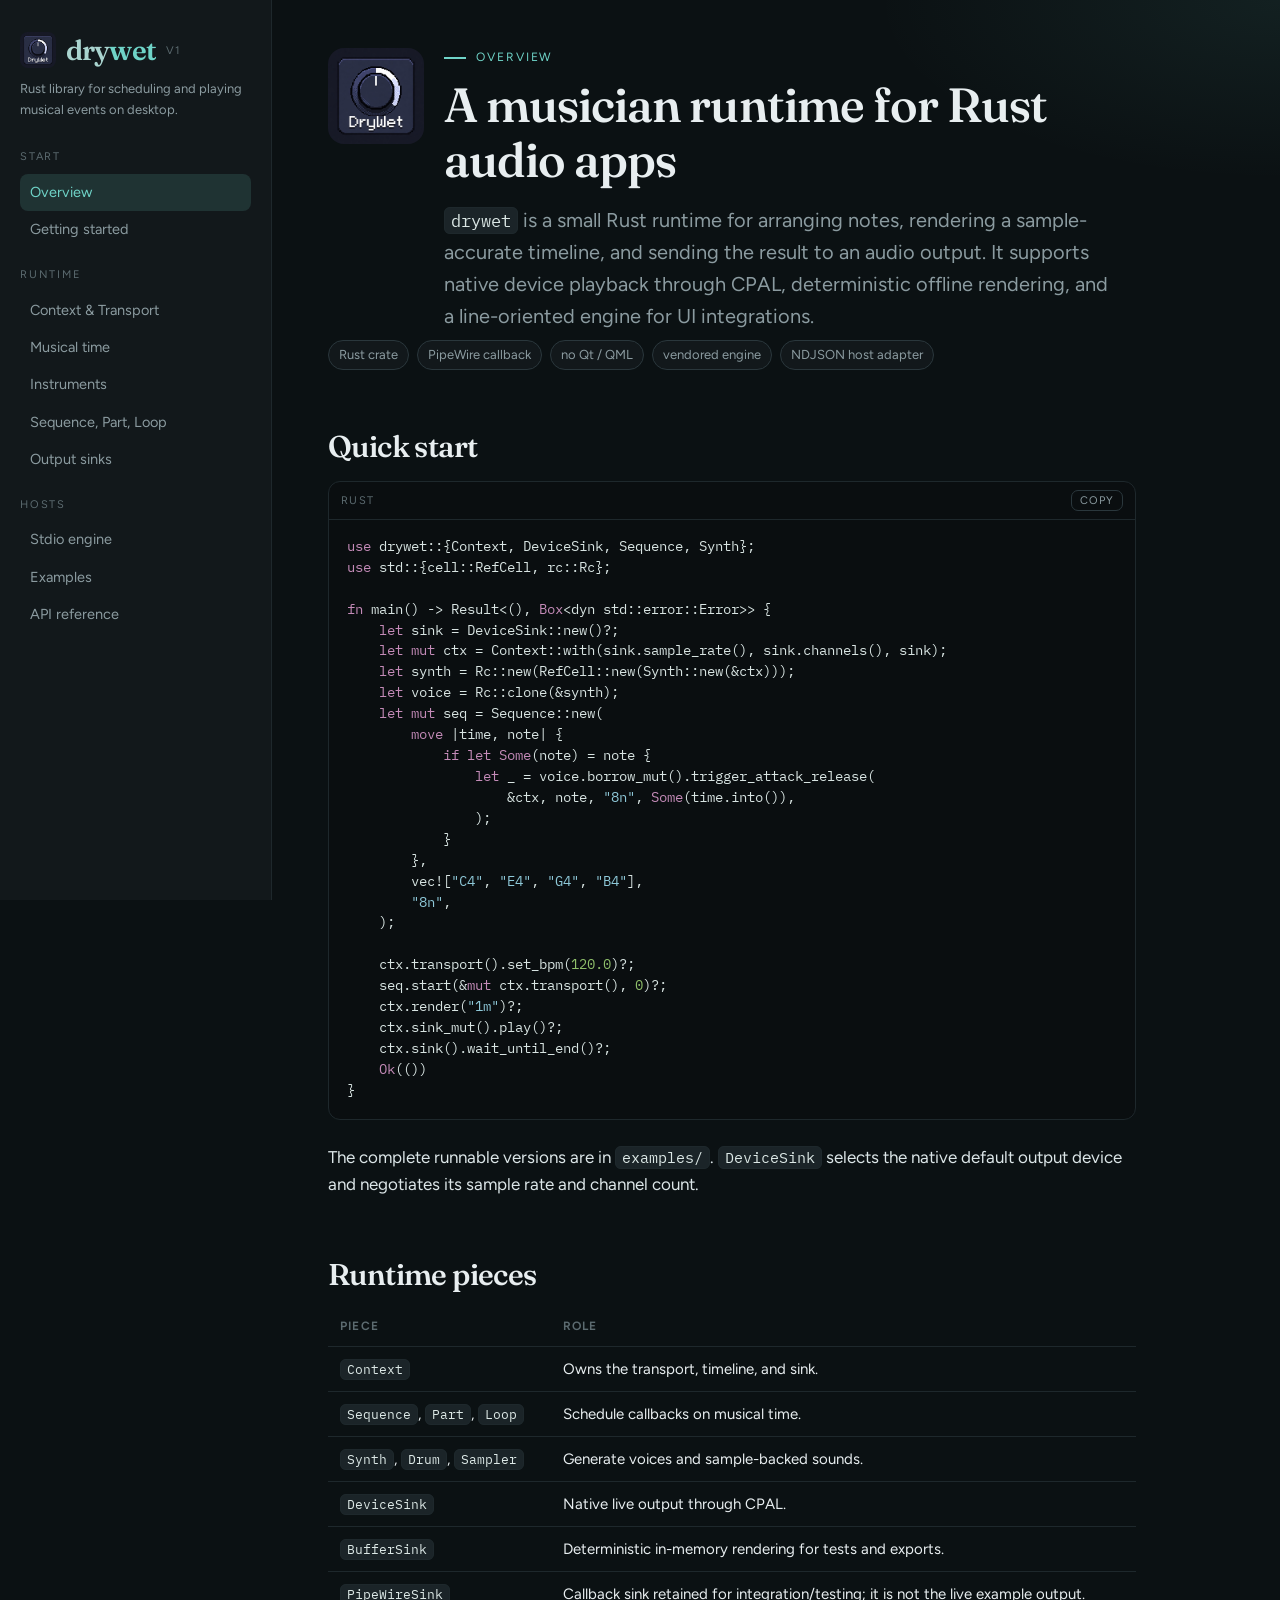
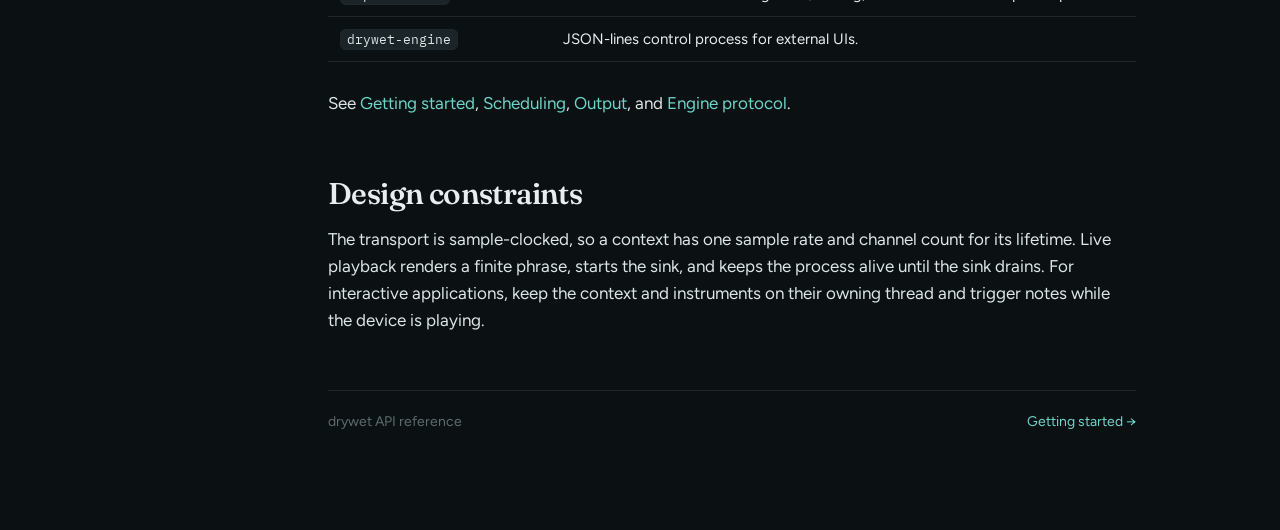
<file: docs/html/index.html>
<!DOCTYPE html>
<html lang="en">
<head>
  <meta charset="utf-8" />
  <meta name="viewport" content="width=device-width, initial-scale=1" />
  <title>drywet — musician runtime for Rust audio apps</title>
  <link rel="stylesheet" href="styles.css" />
  <link rel="preconnect" href="https://fonts.googleapis.com" />
  <link rel="preconnect" href="https://fonts.gstatic.com" crossorigin />
  <link href="https://fonts.googleapis.com/css2?family=Figtree:wght@400;500;600;700&family=Fraunces:opsz,wght@9..144,500;9..144,600&family=IBM+Plex+Mono:ital,wght@0,400;0,500;1,400&display=swap" rel="stylesheet" />
</head>
<body>
  <a class="skip" href="#content">Skip to content</a>
  <button class="menu-btn" type="button" aria-expanded="false">Menu</button>
  <div class="shell">
    <nav class="side" aria-label="Documentation">
      <a class="brand" href="index.html">
      <img class="logo" src="drywet.jpg" alt="" width="36" height="36" />
      <span class="mark"><span class="dry">dry</span><span class="wet">wet</span></span>
      <span class="ver">v1</span></a>
      <p class="tagline">Rust library for scheduling and playing musical events on desktop.</p>
      <div class="nav-label">Start</div>
      <a class="item current" href="index.html">Overview</a>
      <a class="item" href="getting-started.html">Getting started</a>
      <div class="nav-label">Runtime</div>
      <a class="item" href="context-transport.html">Context &amp; Transport</a>
      <a class="item" href="time.html">Musical time</a>
      <a class="item" href="instruments.html">Instruments</a>
      <a class="item" href="scheduling.html">Sequence, Part, Loop</a>
      <a class="item" href="output.html">Output sinks</a>
      <div class="nav-label">Hosts</div>
      <a class="item" href="engine.html">Stdio engine</a>
      <a class="item" href="examples.html">Examples</a>
      <a class="item" href="api.html">API reference</a>
    </nav>
    <main id="content">
      <div class="overview-hero">
        <img class="overview-art" src="drywet.jpg" alt="DryWet mix knob" width="96" height="96" />
        <div>
          <p class="kicker">Overview</p>
          <h1>A musician runtime for Rust audio apps</h1>
          <p class="lede"><code>drywet</code> is a small Rust runtime for arranging notes, rendering a sample-accurate timeline, and sending the result to an audio output. It supports native device playback through CPAL, deterministic offline rendering, and a line-oriented engine for UI integrations.</p>
        </div>
      </div>
      <div class="pills">
        <span class="pill">Rust crate</span>
        <span class="pill">PipeWire callback</span>
        <span class="pill">no Qt / QML</span>
        <span class="pill">vendored engine</span>
        <span class="pill">NDJSON host adapter</span>
      </div>

<h2 id="quick-start">Quick start</h2>
<div class="code hero-example"><div class="meta"><span>Rust</span><button class="copy" type="button">Copy</button></div><pre><span class="tok-kw">use</span> drywet::{Context, DeviceSink, Sequence, Synth};
<span class="tok-kw">use</span> std::{cell::RefCell, rc::Rc};

<span class="tok-kw">fn</span> main() -&gt; Result&lt;(), <span class="tok-kw">Box</span>&lt;dyn std::error::Error&gt;&gt; {
    <span class="tok-kw">let</span> sink = DeviceSink::new()?;
    <span class="tok-kw">let</span> <span class="tok-kw">mut</span> ctx = Context::with(sink.sample_rate(), sink.channels(), sink);
    <span class="tok-kw">let</span> synth = Rc::new(RefCell::new(Synth::new(&amp;ctx)));
    <span class="tok-kw">let</span> voice = Rc::clone(&amp;synth);
    <span class="tok-kw">let</span> <span class="tok-kw">mut</span> seq = Sequence::new(
        <span class="tok-kw">move</span> |time, note| {
            <span class="tok-kw">if</span> <span class="tok-kw">let</span> <span class="tok-kw">Some</span>(note) = note {
                <span class="tok-kw">let</span> _ = voice.borrow_mut().trigger_attack_release(
                    &amp;ctx, note, <span class="tok-str">&quot;8n&quot;</span>, <span class="tok-kw">Some</span>(time.into()),
                );
            }
        },
        vec![<span class="tok-str">&quot;C4&quot;</span>, <span class="tok-str">&quot;E4&quot;</span>, <span class="tok-str">&quot;G4&quot;</span>, <span class="tok-str">&quot;B4&quot;</span>],
        <span class="tok-str">&quot;8n&quot;</span>,
    );

    ctx.transport().set_bpm(<span class="tok-num">120.0</span>)?;
    seq.start(&amp;<span class="tok-kw">mut</span> ctx.transport(), <span class="tok-num">0</span>)?;
    ctx.render(<span class="tok-str">&quot;1m&quot;</span>)?;
    ctx.sink_mut().play()?;
    ctx.sink().wait_until_end()?;
    <span class="tok-kw">Ok</span>(())
}</pre></div>
<p>The complete runnable versions are in <a href="https://github.com/markschellhas/drywet/tree/master/examples"><code>examples/</code></a>. <code>DeviceSink</code> selects the native default output device and negotiates its sample rate and channel count.</p>
<h2 id="runtime-pieces">Runtime pieces</h2>
<table><thead><tr><th>Piece</th><th>Role</th></tr></thead><tbody><tr><td><code>Context</code></td><td>Owns the transport, timeline, and sink.</td></tr><tr><td><code>Sequence</code>, <code>Part</code>, <code>Loop</code></td><td>Schedule callbacks on musical time.</td></tr><tr><td><code>Synth</code>, <code>Drum</code>, <code>Sampler</code></td><td>Generate voices and sample-backed sounds.</td></tr><tr><td><code>DeviceSink</code></td><td>Native live output through CPAL.</td></tr><tr><td><code>BufferSink</code></td><td>Deterministic in-memory rendering for tests and exports.</td></tr><tr><td><code>PipeWireSink</code></td><td>Callback sink retained for integration/testing; it is not the live example output.</td></tr><tr><td><code>drywet-engine</code></td><td>JSON-lines control process for external UIs.</td></tr></tbody></table>
<p>See <a href="getting-started.html">Getting started</a>, <a href="scheduling.html">Scheduling</a>, <a href="output.html">Output</a>, and <a href="engine.html">Engine protocol</a>.</p>
<h2 id="design-constraints">Design constraints</h2>
<p>The transport is sample-clocked, so a context has one sample rate and channel count for its lifetime. Live playback renders a finite phrase, starts the sink, and keeps the process alive until the sink drains. For interactive applications, keep the context and instruments on their owning thread and trigger notes while the device is playing.</p>
      <footer class="page">
        <span>drywet API reference</span><a href="getting-started.html">Getting started →</a>
      </footer>
    </main>
  </div>
  <script src="app.js"></script>
</body>
</html>
</file>
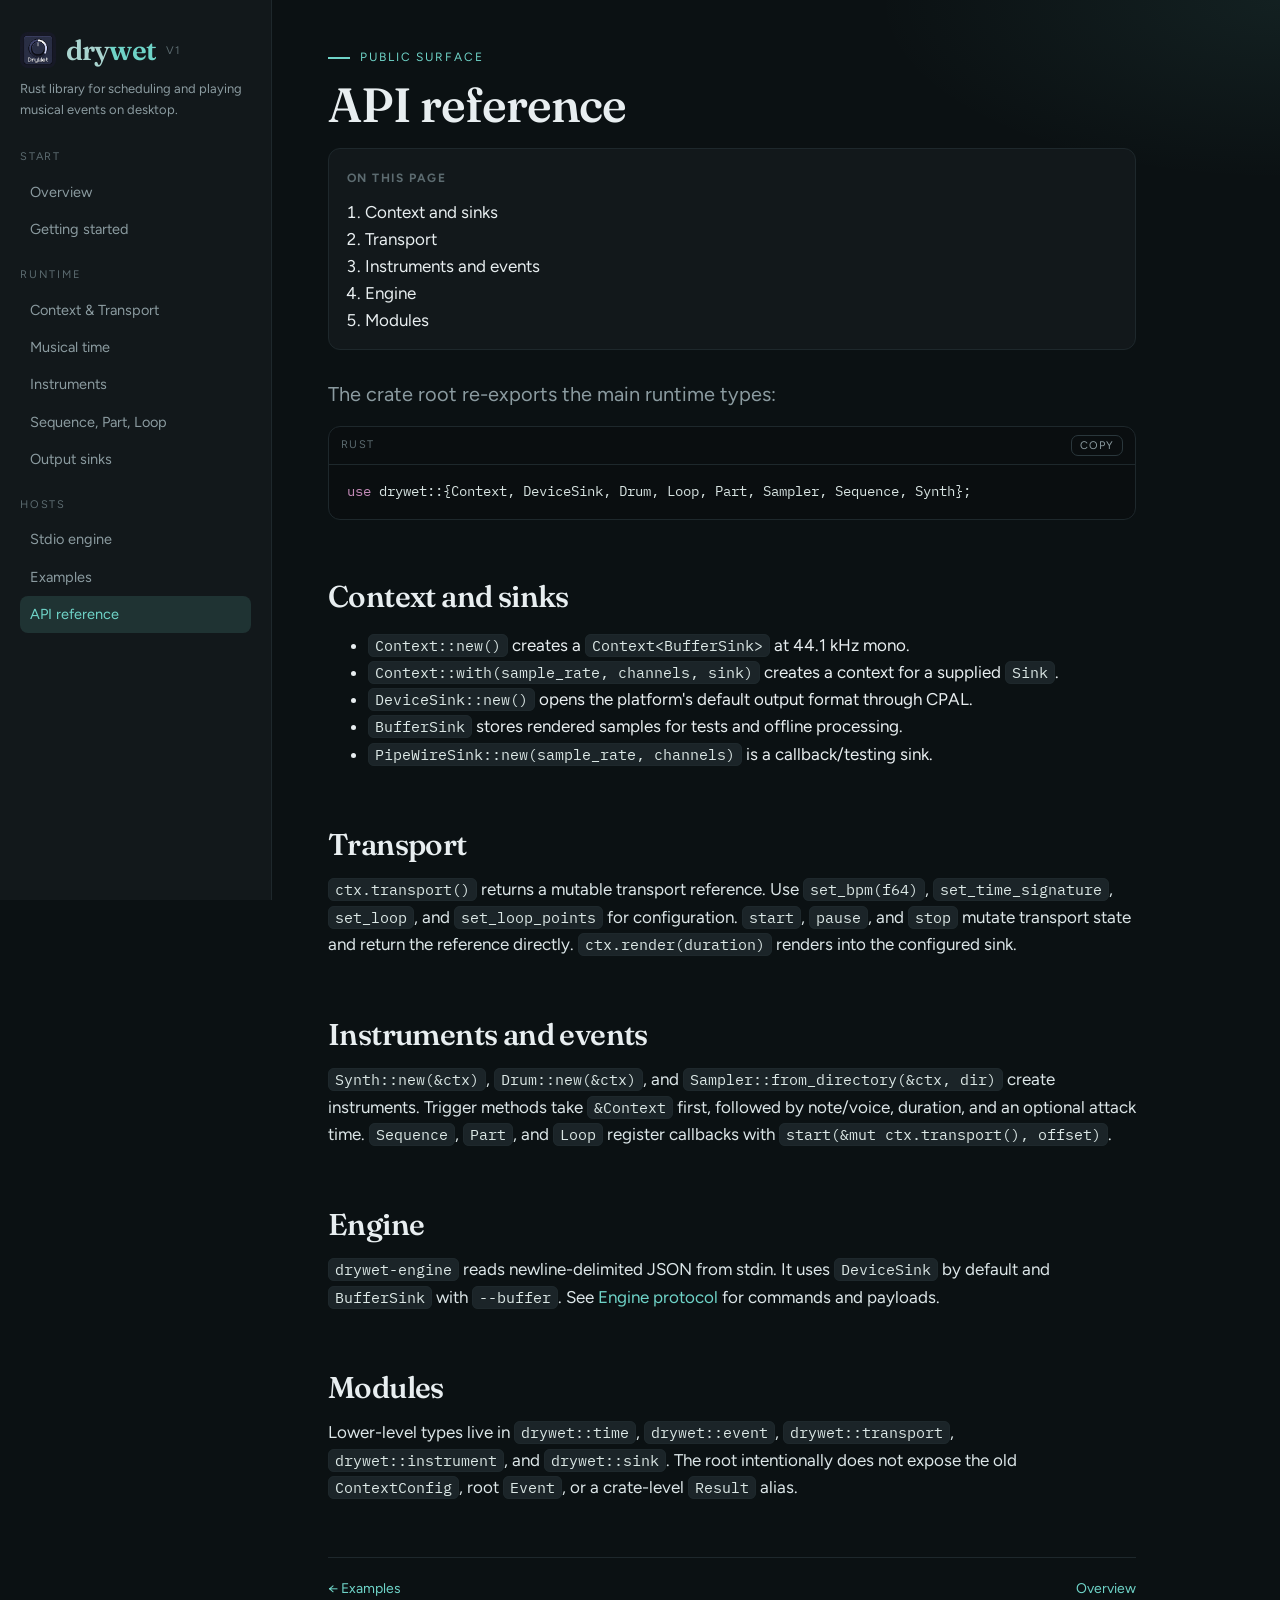
<file: docs/html/api.html>
<!DOCTYPE html>
<html lang="en">
<head>
  <meta charset="utf-8" />
  <meta name="viewport" content="width=device-width, initial-scale=1" />
  <title>API reference — drywet</title>
  <link rel="stylesheet" href="styles.css" />
  <link rel="preconnect" href="https://fonts.googleapis.com" />
  <link rel="preconnect" href="https://fonts.gstatic.com" crossorigin />
  <link href="https://fonts.googleapis.com/css2?family=Figtree:wght@400;500;600;700&family=Fraunces:opsz,wght@9..144,500;9..144,600&family=IBM+Plex+Mono:ital,wght@0,400;0,500;1,400&display=swap" rel="stylesheet" />
</head>
<body>
  <a class="skip" href="#content">Skip to content</a>
  <button class="menu-btn" type="button" aria-expanded="false">Menu</button>
  <div class="shell">
    <nav class="side" aria-label="Documentation">
      <a class="brand" href="index.html">
      <img class="logo" src="drywet.jpg" alt="" width="36" height="36" />
      <span class="mark"><span class="dry">dry</span><span class="wet">wet</span></span>
      <span class="ver">v1</span></a>
      <p class="tagline">Rust library for scheduling and playing musical events on desktop.</p>
      <div class="nav-label">Start</div>
      <a class="item" href="index.html">Overview</a>
      <a class="item" href="getting-started.html">Getting started</a>
      <div class="nav-label">Runtime</div>
      <a class="item" href="context-transport.html">Context &amp; Transport</a>
      <a class="item" href="time.html">Musical time</a>
      <a class="item" href="instruments.html">Instruments</a>
      <a class="item" href="scheduling.html">Sequence, Part, Loop</a>
      <a class="item" href="output.html">Output sinks</a>
      <div class="nav-label">Hosts</div>
      <a class="item" href="engine.html">Stdio engine</a>
      <a class="item" href="examples.html">Examples</a>
      <a class="item current" href="api.html">API reference</a>
    </nav>
    <main id="content">
      <p class="kicker">Public surface</p>
      <h1>API reference</h1>
<nav class="toc"><strong>On this page</strong><ol><li><a href="#context-and-sinks">Context and sinks</a></li><li><a href="#transport">Transport</a></li><li><a href="#instruments-and-events">Instruments and events</a></li><li><a href="#engine">Engine</a></li><li><a href="#modules">Modules</a></li></ol></nav>
<p class="lede">The crate root re-exports the main runtime types:</p><div class="code"><div class="meta"><span>Rust</span><button class="copy" type="button">Copy</button></div><pre><span class="tok-kw">use</span> drywet::{Context, DeviceSink, Drum, Loop, Part, Sampler, Sequence, Synth};</pre></div>
<h2 id="context-and-sinks">Context and sinks</h2>
<ul><li><code>Context::new()</code> creates a <code>Context&lt;BufferSink&gt;</code> at 44.1 kHz mono.</li><li><code>Context::with(sample_rate, channels, sink)</code> creates a context for a supplied <code>Sink</code>.</li><li><code>DeviceSink::new()</code> opens the platform&#x27;s default output format through CPAL.</li><li><code>BufferSink</code> stores rendered samples for tests and offline processing.</li><li><code>PipeWireSink::new(sample_rate, channels)</code> is a callback/testing sink.</li></ul>
<h2 id="transport">Transport</h2>
<p><code>ctx.transport()</code> returns a mutable transport reference. Use <code>set_bpm(f64)</code>, <code>set_time_signature</code>, <code>set_loop</code>, and <code>set_loop_points</code> for configuration. <code>start</code>, <code>pause</code>, and <code>stop</code> mutate transport state and return the reference directly. <code>ctx.render(duration)</code> renders into the configured sink.</p>
<h2 id="instruments-and-events">Instruments and events</h2>
<p><code>Synth::new(&amp;ctx)</code>, <code>Drum::new(&amp;ctx)</code>, and <code>Sampler::from_directory(&amp;ctx, dir)</code> create instruments. Trigger methods take <code>&amp;Context</code> first, followed by note/voice, duration, and an optional attack time. <code>Sequence</code>, <code>Part</code>, and <code>Loop</code> register callbacks with <code>start(&amp;mut ctx.transport(), offset)</code>.</p>
<h2 id="engine">Engine</h2>
<p><code>drywet-engine</code> reads newline-delimited JSON from stdin. It uses <code>DeviceSink</code> by default and <code>BufferSink</code> with <code>--buffer</code>. See <a href="engine.html">Engine protocol</a> for commands and payloads.</p>
<h2 id="modules">Modules</h2>
<p>Lower-level types live in <code>drywet::time</code>, <code>drywet::event</code>, <code>drywet::transport</code>, <code>drywet::instrument</code>, and <code>drywet::sink</code>. The root intentionally does not expose the old <code>ContextConfig</code>, root <code>Event</code>, or a crate-level <code>Result</code> alias.</p>
      <footer class="page">
        <a href="examples.html">← Examples</a><a href="index.html">Overview</a>
      </footer>
    </main>
  </div>
  <script src="app.js"></script>
</body>
</html>
</file>
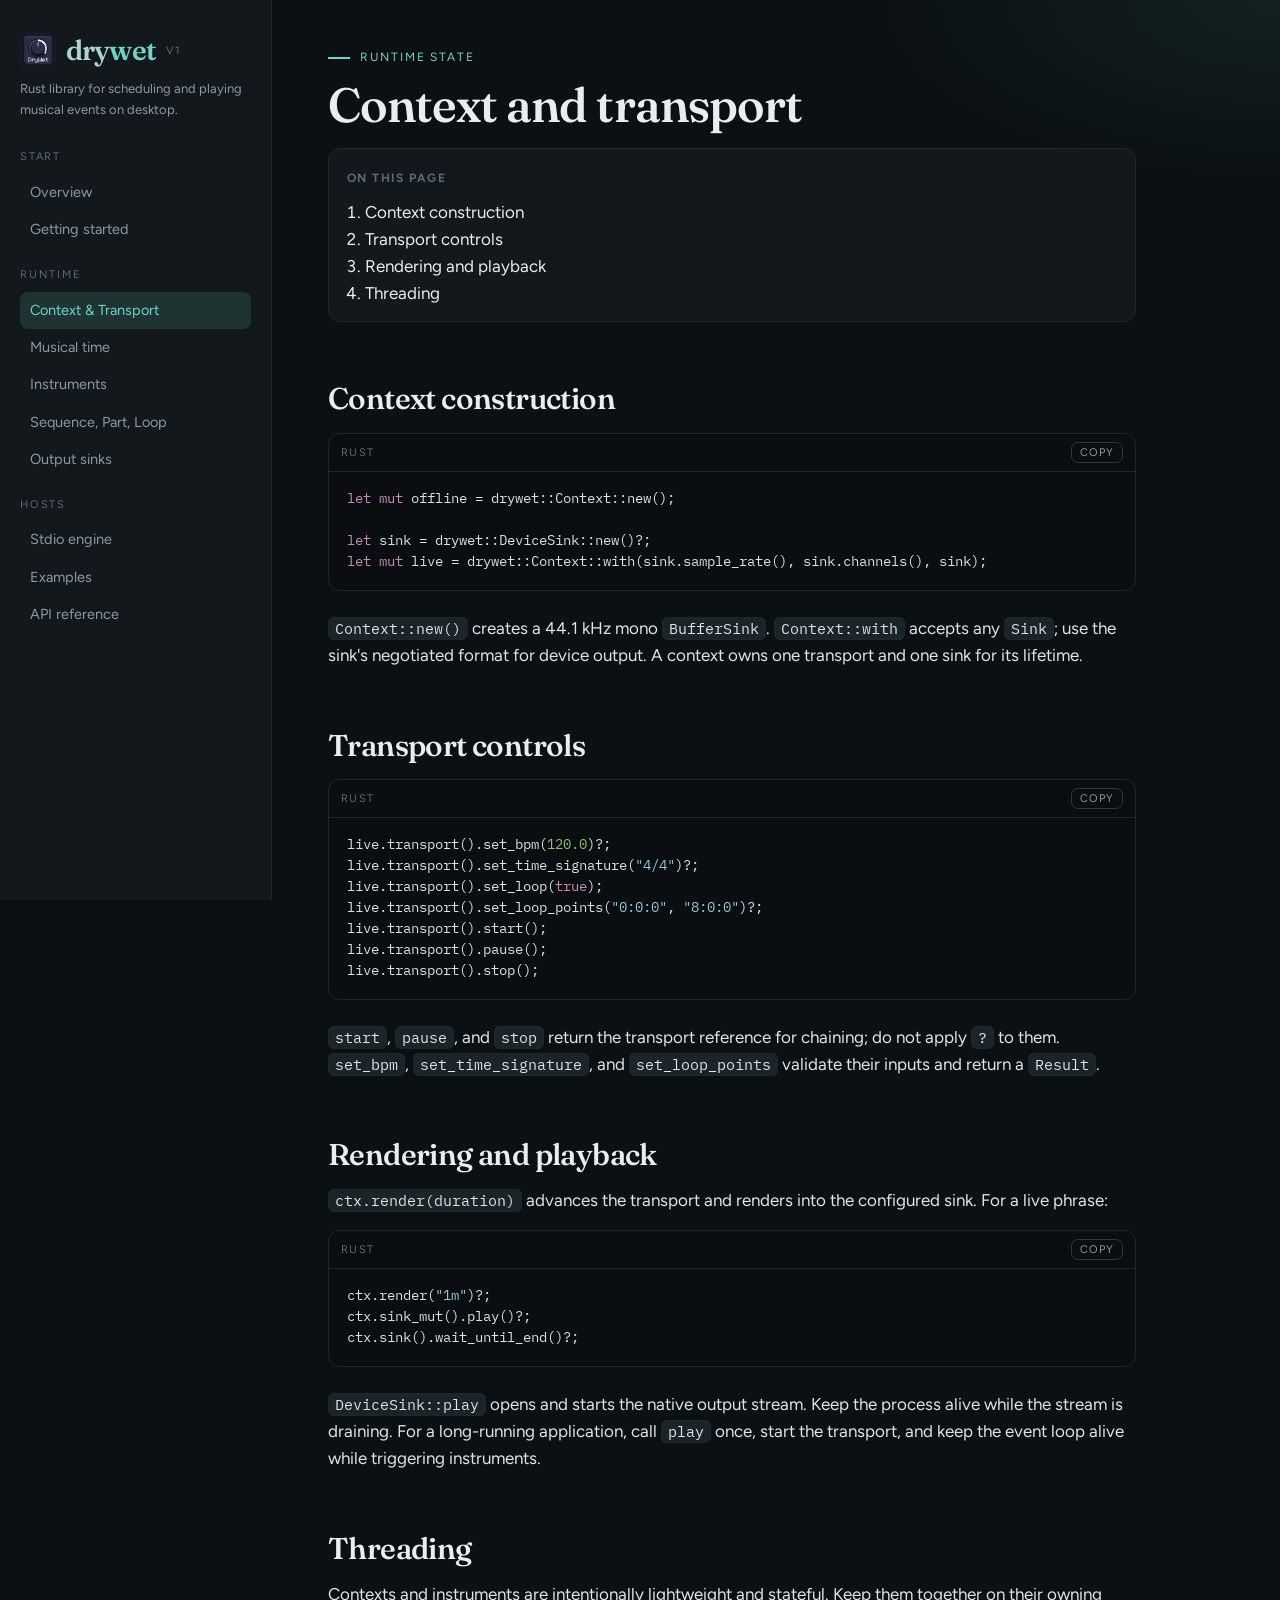
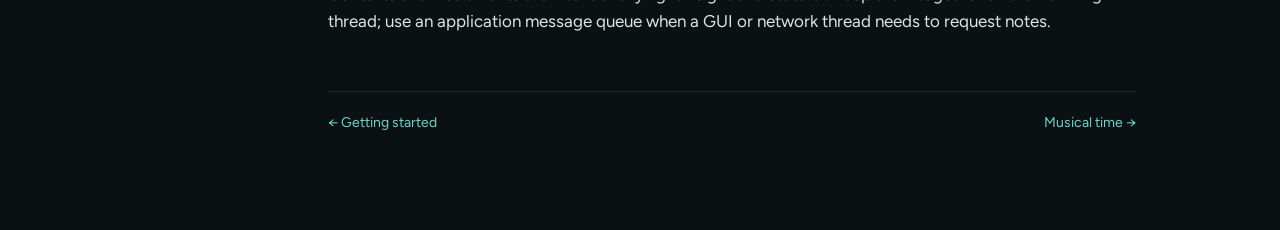
<file: docs/html/context-transport.html>
<!DOCTYPE html>
<html lang="en">
<head>
  <meta charset="utf-8" />
  <meta name="viewport" content="width=device-width, initial-scale=1" />
  <title>Context &amp; Transport — drywet</title>
  <link rel="stylesheet" href="styles.css" />
  <link rel="preconnect" href="https://fonts.googleapis.com" />
  <link rel="preconnect" href="https://fonts.gstatic.com" crossorigin />
  <link href="https://fonts.googleapis.com/css2?family=Figtree:wght@400;500;600;700&family=Fraunces:opsz,wght@9..144,500;9..144,600&family=IBM+Plex+Mono:ital,wght@0,400;0,500;1,400&display=swap" rel="stylesheet" />
</head>
<body>
  <a class="skip" href="#content">Skip to content</a>
  <button class="menu-btn" type="button" aria-expanded="false">Menu</button>
  <div class="shell">
    <nav class="side" aria-label="Documentation">
      <a class="brand" href="index.html">
      <img class="logo" src="drywet.jpg" alt="" width="36" height="36" />
      <span class="mark"><span class="dry">dry</span><span class="wet">wet</span></span>
      <span class="ver">v1</span></a>
      <p class="tagline">Rust library for scheduling and playing musical events on desktop.</p>
      <div class="nav-label">Start</div>
      <a class="item" href="index.html">Overview</a>
      <a class="item" href="getting-started.html">Getting started</a>
      <div class="nav-label">Runtime</div>
      <a class="item current" href="context-transport.html">Context &amp; Transport</a>
      <a class="item" href="time.html">Musical time</a>
      <a class="item" href="instruments.html">Instruments</a>
      <a class="item" href="scheduling.html">Sequence, Part, Loop</a>
      <a class="item" href="output.html">Output sinks</a>
      <div class="nav-label">Hosts</div>
      <a class="item" href="engine.html">Stdio engine</a>
      <a class="item" href="examples.html">Examples</a>
      <a class="item" href="api.html">API reference</a>
    </nav>
    <main id="content">
      <p class="kicker">Runtime state</p>
      <h1>Context and transport</h1>
<nav class="toc"><strong>On this page</strong><ol><li><a href="#context-construction">Context construction</a></li><li><a href="#transport-controls">Transport controls</a></li><li><a href="#rendering-and-playback">Rendering and playback</a></li><li><a href="#threading">Threading</a></li></ol></nav>
<h2 id="context-construction">Context construction</h2>
<div class="code"><div class="meta"><span>Rust</span><button class="copy" type="button">Copy</button></div><pre><span class="tok-kw">let</span> <span class="tok-kw">mut</span> offline = drywet::Context::new();

<span class="tok-kw">let</span> sink = drywet::DeviceSink::new()?;
<span class="tok-kw">let</span> <span class="tok-kw">mut</span> live = drywet::Context::with(sink.sample_rate(), sink.channels(), sink);</pre></div>
<p><code>Context::new()</code> creates a 44.1 kHz mono <code>BufferSink</code>. <code>Context::with</code> accepts any <code>Sink</code>; use the sink&#x27;s negotiated format for device output. A context owns one transport and one sink for its lifetime.</p>
<h2 id="transport-controls">Transport controls</h2>
<div class="code"><div class="meta"><span>Rust</span><button class="copy" type="button">Copy</button></div><pre>live.transport().set_bpm(<span class="tok-num">120.0</span>)?;
live.transport().set_time_signature(<span class="tok-str">&quot;4/4&quot;</span>)?;
live.transport().set_loop(<span class="tok-kw">true</span>);
live.transport().set_loop_points(<span class="tok-str">&quot;0:0:0&quot;</span>, <span class="tok-str">&quot;8:0:0&quot;</span>)?;
live.transport().start();
live.transport().pause();
live.transport().stop();</pre></div>
<p><code>start</code>, <code>pause</code>, and <code>stop</code> return the transport reference for chaining; do not apply <code>?</code> to them. <code>set_bpm</code>, <code>set_time_signature</code>, and <code>set_loop_points</code> validate their inputs and return a <code>Result</code>.</p>
<h2 id="rendering-and-playback">Rendering and playback</h2>
<p><code>ctx.render(duration)</code> advances the transport and renders into the configured sink. For a live phrase:</p>
<div class="code"><div class="meta"><span>Rust</span><button class="copy" type="button">Copy</button></div><pre>ctx.render(<span class="tok-str">&quot;1m&quot;</span>)?;
ctx.sink_mut().play()?;
ctx.sink().wait_until_end()?;</pre></div>
<p><code>DeviceSink::play</code> opens and starts the native output stream. Keep the process alive while the stream is draining. For a long-running application, call <code>play</code> once, start the transport, and keep the event loop alive while triggering instruments.</p>
<h2 id="threading">Threading</h2>
<p>Contexts and instruments are intentionally lightweight and stateful. Keep them together on their owning thread; use an application message queue when a GUI or network thread needs to request notes.</p>
      <footer class="page">
        <a href="getting-started.html">← Getting started</a><a href="time.html">Musical time →</a>
      </footer>
    </main>
  </div>
  <script src="app.js"></script>
</body>
</html>
</file>
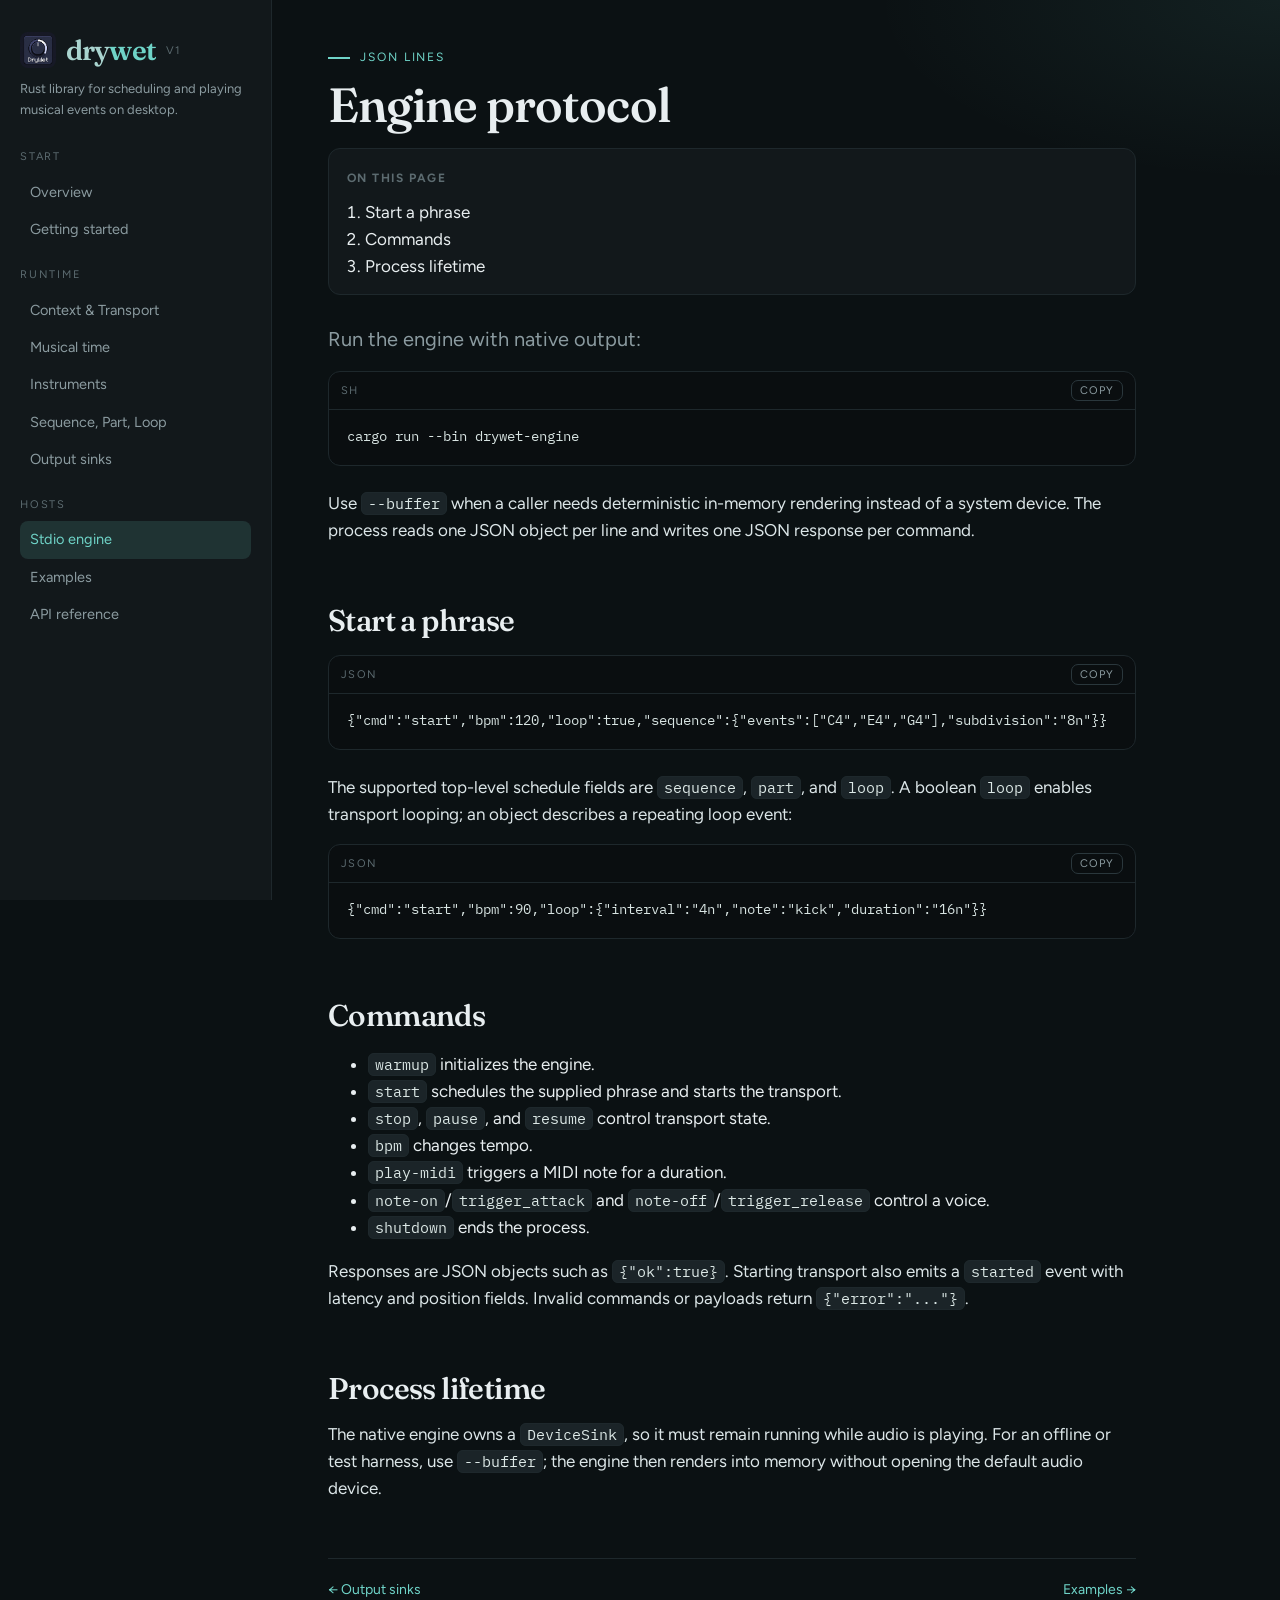
<file: docs/html/engine.html>
<!DOCTYPE html>
<html lang="en">
<head>
  <meta charset="utf-8" />
  <meta name="viewport" content="width=device-width, initial-scale=1" />
  <title>Stdio engine — drywet</title>
  <link rel="stylesheet" href="styles.css" />
  <link rel="preconnect" href="https://fonts.googleapis.com" />
  <link rel="preconnect" href="https://fonts.gstatic.com" crossorigin />
  <link href="https://fonts.googleapis.com/css2?family=Figtree:wght@400;500;600;700&family=Fraunces:opsz,wght@9..144,500;9..144,600&family=IBM+Plex+Mono:ital,wght@0,400;0,500;1,400&display=swap" rel="stylesheet" />
</head>
<body>
  <a class="skip" href="#content">Skip to content</a>
  <button class="menu-btn" type="button" aria-expanded="false">Menu</button>
  <div class="shell">
    <nav class="side" aria-label="Documentation">
      <a class="brand" href="index.html">
      <img class="logo" src="drywet.jpg" alt="" width="36" height="36" />
      <span class="mark"><span class="dry">dry</span><span class="wet">wet</span></span>
      <span class="ver">v1</span></a>
      <p class="tagline">Rust library for scheduling and playing musical events on desktop.</p>
      <div class="nav-label">Start</div>
      <a class="item" href="index.html">Overview</a>
      <a class="item" href="getting-started.html">Getting started</a>
      <div class="nav-label">Runtime</div>
      <a class="item" href="context-transport.html">Context &amp; Transport</a>
      <a class="item" href="time.html">Musical time</a>
      <a class="item" href="instruments.html">Instruments</a>
      <a class="item" href="scheduling.html">Sequence, Part, Loop</a>
      <a class="item" href="output.html">Output sinks</a>
      <div class="nav-label">Hosts</div>
      <a class="item current" href="engine.html">Stdio engine</a>
      <a class="item" href="examples.html">Examples</a>
      <a class="item" href="api.html">API reference</a>
    </nav>
    <main id="content">
      <p class="kicker">JSON lines</p>
      <h1>Engine protocol</h1>
<nav class="toc"><strong>On this page</strong><ol><li><a href="#start-a-phrase">Start a phrase</a></li><li><a href="#commands">Commands</a></li><li><a href="#process-lifetime">Process lifetime</a></li></ol></nav>
<p class="lede">Run the engine with native output:</p><div class="code"><div class="meta"><span>sh</span><button class="copy" type="button">Copy</button></div><pre>cargo run --bin drywet-engine</pre></div>
<p>Use <code>--buffer</code> when a caller needs deterministic in-memory rendering instead of a system device. The process reads one JSON object per line and writes one JSON response per command.</p>
<h2 id="start-a-phrase">Start a phrase</h2>
<div class="code"><div class="meta"><span>json</span><button class="copy" type="button">Copy</button></div><pre>{&quot;cmd&quot;:&quot;start&quot;,&quot;bpm&quot;:120,&quot;loop&quot;:true,&quot;sequence&quot;:{&quot;events&quot;:[&quot;C4&quot;,&quot;E4&quot;,&quot;G4&quot;],&quot;subdivision&quot;:&quot;8n&quot;}}</pre></div>
<p>The supported top-level schedule fields are <code>sequence</code>, <code>part</code>, and <code>loop</code>. A boolean <code>loop</code> enables transport looping; an object describes a repeating loop event:</p>
<div class="code"><div class="meta"><span>json</span><button class="copy" type="button">Copy</button></div><pre>{&quot;cmd&quot;:&quot;start&quot;,&quot;bpm&quot;:90,&quot;loop&quot;:{&quot;interval&quot;:&quot;4n&quot;,&quot;note&quot;:&quot;kick&quot;,&quot;duration&quot;:&quot;16n&quot;}}</pre></div>
<h2 id="commands">Commands</h2>
<ul><li><code>warmup</code> initializes the engine.</li><li><code>start</code> schedules the supplied phrase and starts the transport.</li><li><code>stop</code>, <code>pause</code>, and <code>resume</code> control transport state.</li><li><code>bpm</code> changes tempo.</li><li><code>play-midi</code> triggers a MIDI note for a duration.</li><li><code>note-on</code>/<code>trigger_attack</code> and <code>note-off</code>/<code>trigger_release</code> control a voice.</li><li><code>shutdown</code> ends the process.</li></ul>
<p>Responses are JSON objects such as <code>{&quot;ok&quot;:true}</code>. Starting transport also emits a <code>started</code> event with latency and position fields. Invalid commands or payloads return <code>{&quot;error&quot;:&quot;...&quot;}</code>.</p>
<h2 id="process-lifetime">Process lifetime</h2>
<p>The native engine owns a <code>DeviceSink</code>, so it must remain running while audio is playing. For an offline or test harness, use <code>--buffer</code>; the engine then renders into memory without opening the default audio device.</p>
      <footer class="page">
        <a href="output.html">← Output sinks</a><a href="examples.html">Examples →</a>
      </footer>
    </main>
  </div>
  <script src="app.js"></script>
</body>
</html>
</file>
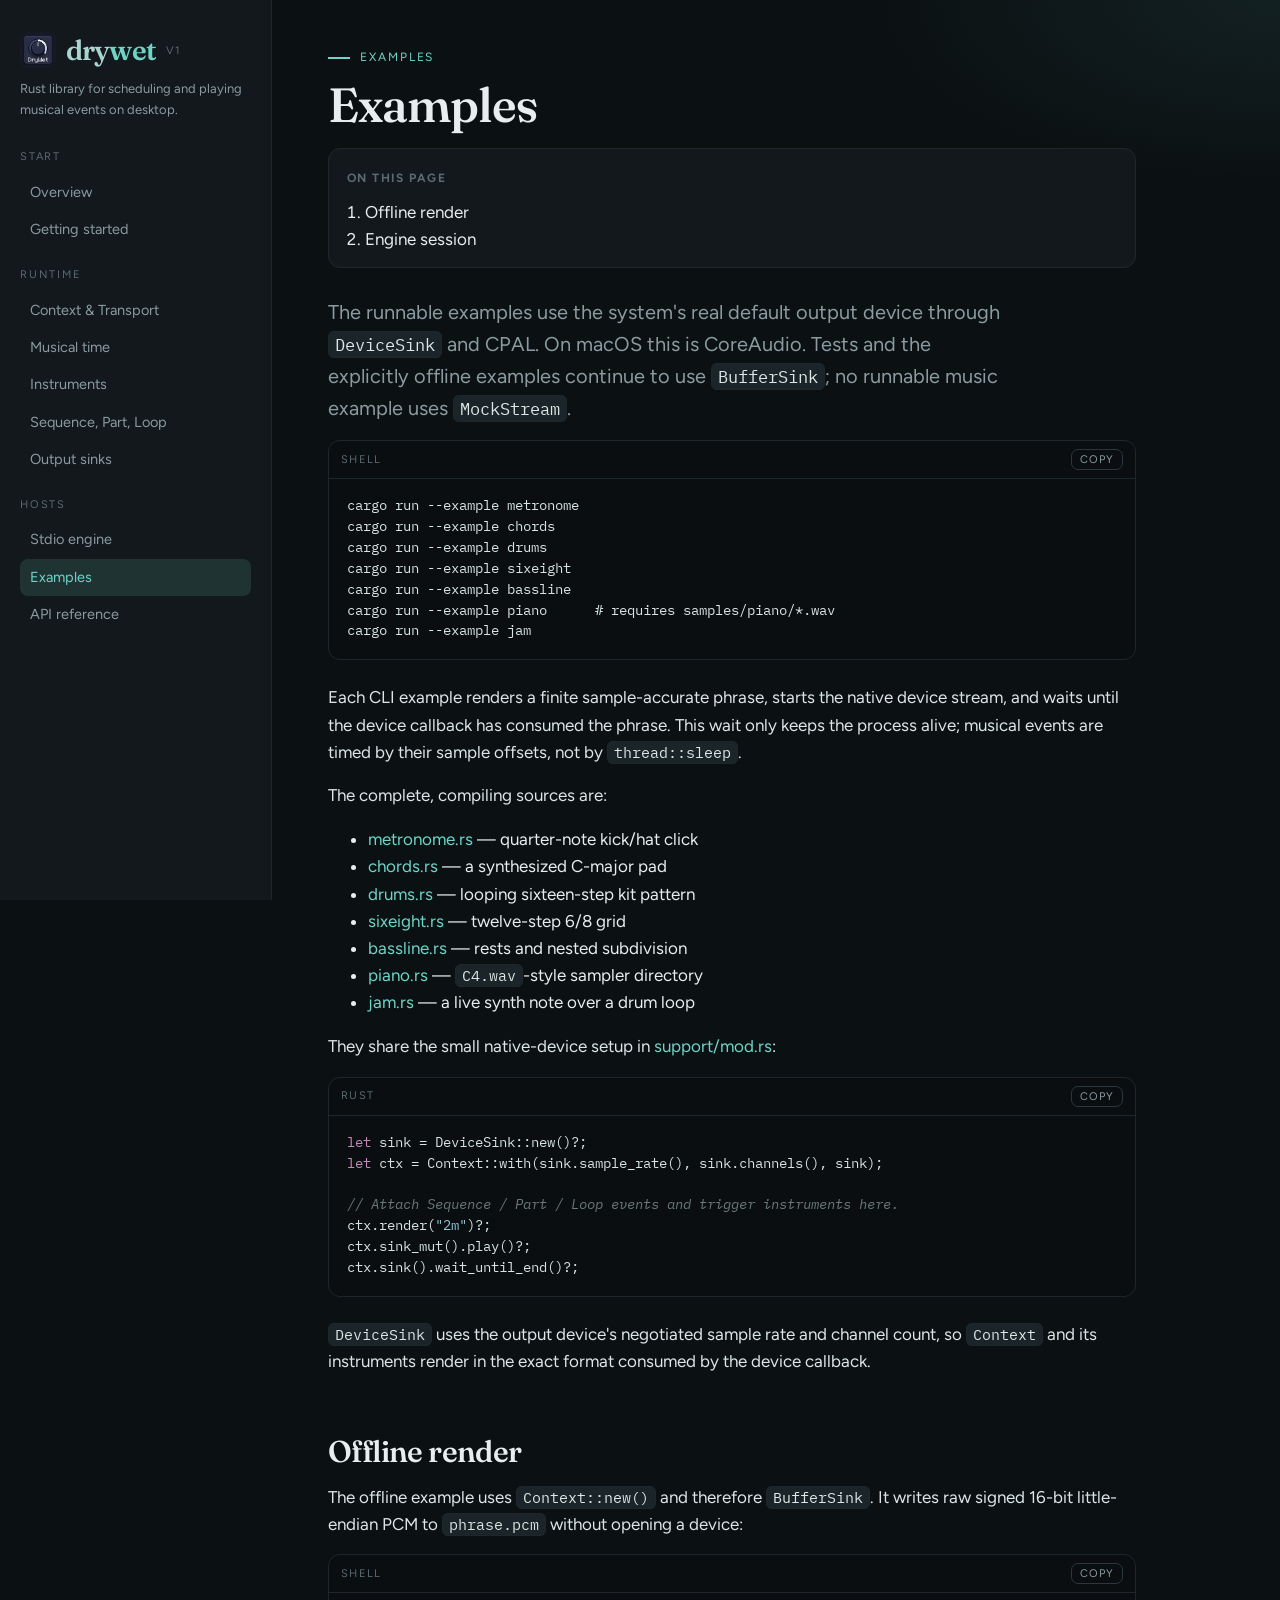
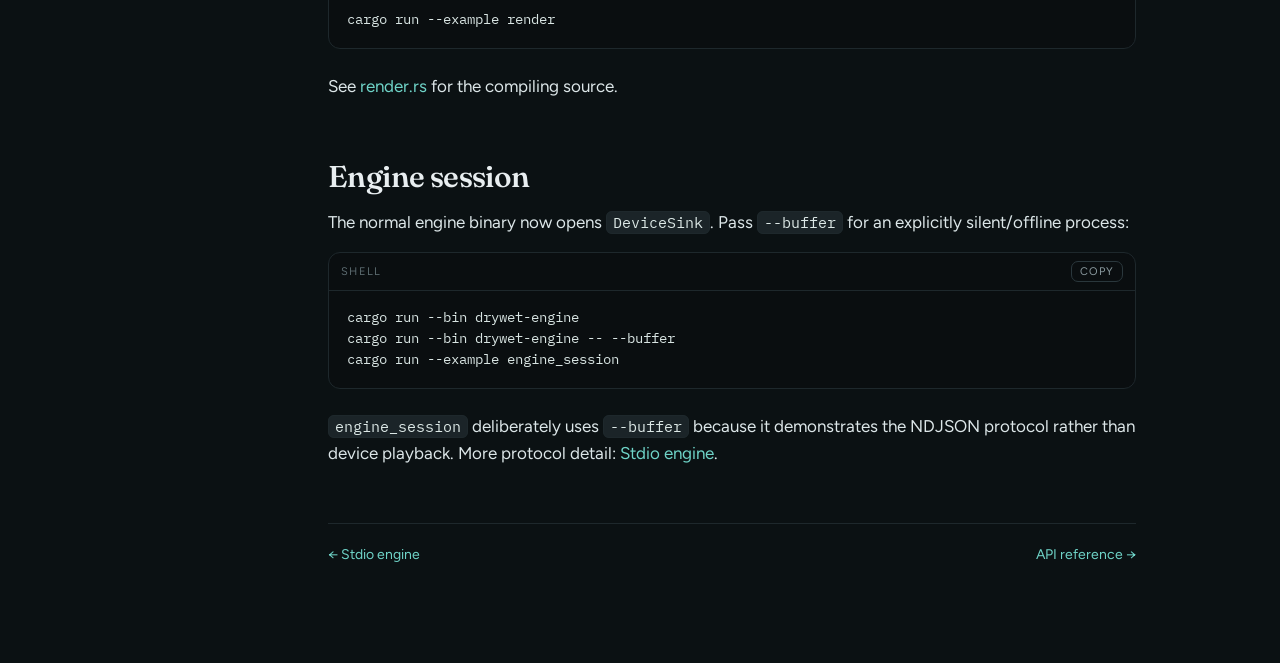
<file: docs/html/examples.html>
<!DOCTYPE html>
<html lang="en">
<head>
  <meta charset="utf-8" />
  <meta name="viewport" content="width=device-width, initial-scale=1" />
  <title>Examples — drywet</title>
  <link rel="stylesheet" href="styles.css" />
  <link rel="preconnect" href="https://fonts.googleapis.com" />
  <link rel="preconnect" href="https://fonts.gstatic.com" crossorigin />
  <link href="https://fonts.googleapis.com/css2?family=Figtree:wght@400;500;600;700&family=Fraunces:opsz,wght@9..144,500;9..144,600&family=IBM+Plex+Mono:ital,wght@0,400;0,500;1,400&display=swap" rel="stylesheet" />
</head>
<body>
  <a class="skip" href="#content">Skip to content</a>
  <button class="menu-btn" type="button" aria-expanded="false">Menu</button>
  <div class="shell">
    <nav class="side" aria-label="Documentation">
      <a class="brand" href="index.html">
      <img class="logo" src="drywet.jpg" alt="" width="36" height="36" />
      <span class="mark"><span class="dry">dry</span><span class="wet">wet</span></span>
      <span class="ver">v1</span></a>
      <p class="tagline">Rust library for scheduling and playing musical events on desktop.</p>
      <div class="nav-label">Start</div>
      <a class="item" href="index.html">Overview</a>
      <a class="item" href="getting-started.html">Getting started</a>
      <div class="nav-label">Runtime</div>
      <a class="item" href="context-transport.html">Context &amp; Transport</a>
      <a class="item" href="time.html">Musical time</a>
      <a class="item" href="instruments.html">Instruments</a>
      <a class="item" href="scheduling.html">Sequence, Part, Loop</a>
      <a class="item" href="output.html">Output sinks</a>
      <div class="nav-label">Hosts</div>
      <a class="item" href="engine.html">Stdio engine</a>
      <a class="item current" href="examples.html">Examples</a>
      <a class="item" href="api.html">API reference</a>
    </nav>
    <main id="content">
      <p class="kicker">Examples</p>
      <h1>Examples</h1>
<nav class="toc"><strong>On this page</strong><ol><li><a href="#offline-render">Offline render</a></li><li><a href="#engine-session">Engine session</a></li></ol></nav>
<p class="lede">The runnable examples use the system&#x27;s real default output device through <code>DeviceSink</code> and CPAL. On macOS this is CoreAudio. Tests and the explicitly offline examples continue to use <code>BufferSink</code>; no runnable music example uses <code>MockStream</code>.</p><div class="code"><div class="meta"><span>shell</span><button class="copy" type="button">Copy</button></div><pre>cargo run --example metronome
cargo run --example chords
cargo run --example drums
cargo run --example sixeight
cargo run --example bassline
cargo run --example piano      # requires samples/piano/*.wav
cargo run --example jam</pre></div>
<p>Each CLI example renders a finite sample-accurate phrase, starts the native device stream, and waits until the device callback has consumed the phrase. This wait only keeps the process alive; musical events are timed by their sample offsets, not by <code>thread::sleep</code>.</p>
<p>The complete, compiling sources are:</p>
<ul><li><a href="https://github.com/markschellhas/drywet/tree/master/examples">metronome.rs</a> — quarter-note kick/hat click</li><li><a href="https://github.com/markschellhas/drywet/tree/master/examples">chords.rs</a> — a synthesized C-major pad</li><li><a href="https://github.com/markschellhas/drywet/tree/master/examples">drums.rs</a> — looping sixteen-step kit pattern</li><li><a href="https://github.com/markschellhas/drywet/tree/master/examples">sixeight.rs</a> — twelve-step 6/8 grid</li><li><a href="https://github.com/markschellhas/drywet/tree/master/examples">bassline.rs</a> — rests and nested subdivision</li><li><a href="https://github.com/markschellhas/drywet/tree/master/examples">piano.rs</a> — <code>C4.wav</code>-style sampler directory</li><li><a href="https://github.com/markschellhas/drywet/tree/master/examples">jam.rs</a> — a live synth note over a drum loop</li></ul>
<p>They share the small native-device setup in <a href="https://github.com/markschellhas/drywet/tree/master/examples">support/mod.rs</a>:</p>
<div class="code"><div class="meta"><span>Rust</span><button class="copy" type="button">Copy</button></div><pre><span class="tok-kw">let</span> sink = DeviceSink::new()?;
<span class="tok-kw">let</span> ctx = Context::with(sink.sample_rate(), sink.channels(), sink);

<span class="tok-cm">// Attach Sequence / Part / Loop events and trigger instruments here.</span>
ctx.render(<span class="tok-str">&quot;2m&quot;</span>)?;
ctx.sink_mut().play()?;
ctx.sink().wait_until_end()?;</pre></div>
<p><code>DeviceSink</code> uses the output device&#x27;s negotiated sample rate and channel count, so <code>Context</code> and its instruments render in the exact format consumed by the device callback.</p>
<h2 id="offline-render">Offline render</h2>
<p>The offline example uses <code>Context::new()</code> and therefore <code>BufferSink</code>. It writes raw signed 16-bit little-endian PCM to <code>phrase.pcm</code> without opening a device:</p>
<div class="code"><div class="meta"><span>shell</span><button class="copy" type="button">Copy</button></div><pre>cargo run --example render</pre></div>
<p>See <a href="https://github.com/markschellhas/drywet/tree/master/examples">render.rs</a> for the compiling source.</p>
<h2 id="engine-session">Engine session</h2>
<p>The normal engine binary now opens <code>DeviceSink</code>. Pass <code>--buffer</code> for an explicitly silent/offline process:</p>
<div class="code"><div class="meta"><span>shell</span><button class="copy" type="button">Copy</button></div><pre>cargo run --bin drywet-engine
cargo run --bin drywet-engine -- --buffer
cargo run --example engine_session</pre></div>
<p><code>engine_session</code> deliberately uses <code>--buffer</code> because it demonstrates the NDJSON protocol rather than device playback. More protocol detail: <a href="engine.html">Stdio engine</a>.</p>
      <footer class="page">
        <a href="engine.html">← Stdio engine</a><a href="api.html">API reference →</a>
      </footer>
    </main>
  </div>
  <script src="app.js"></script>
</body>
</html>
</file>
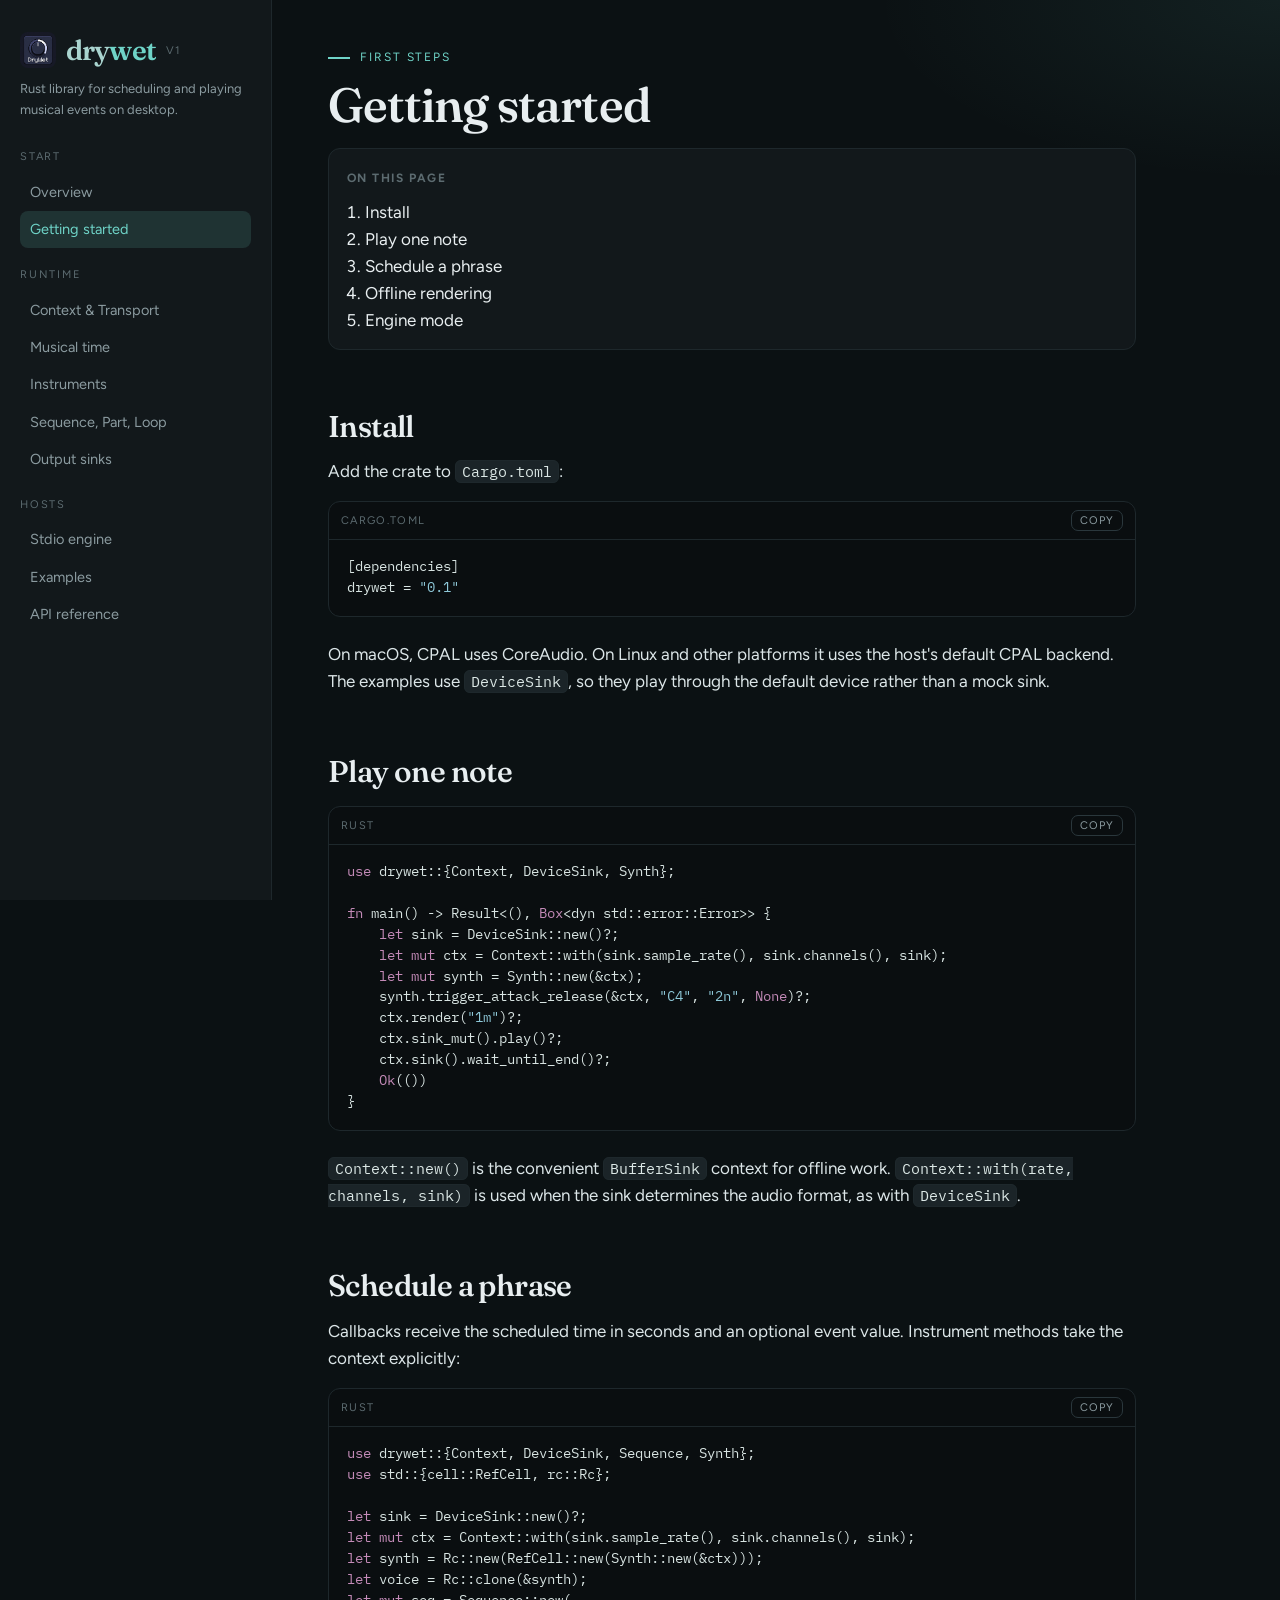
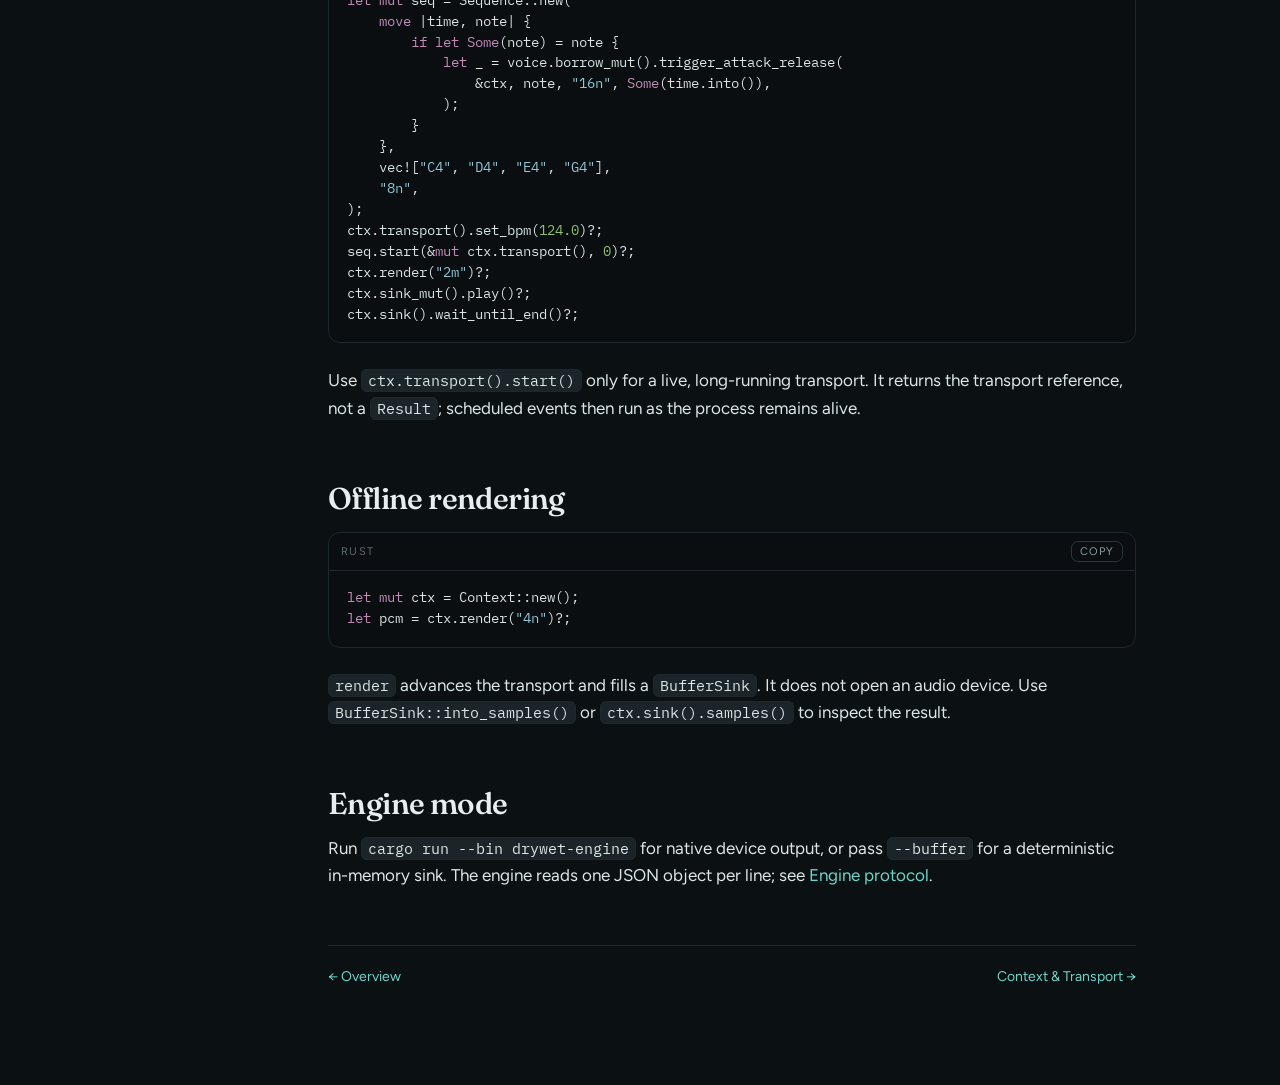
<file: docs/html/getting-started.html>
<!DOCTYPE html>
<html lang="en">
<head>
  <meta charset="utf-8" />
  <meta name="viewport" content="width=device-width, initial-scale=1" />
  <title>Getting started — drywet</title>
  <link rel="stylesheet" href="styles.css" />
  <link rel="preconnect" href="https://fonts.googleapis.com" />
  <link rel="preconnect" href="https://fonts.gstatic.com" crossorigin />
  <link href="https://fonts.googleapis.com/css2?family=Figtree:wght@400;500;600;700&family=Fraunces:opsz,wght@9..144,500;9..144,600&family=IBM+Plex+Mono:ital,wght@0,400;0,500;1,400&display=swap" rel="stylesheet" />
</head>
<body>
  <a class="skip" href="#content">Skip to content</a>
  <button class="menu-btn" type="button" aria-expanded="false">Menu</button>
  <div class="shell">
    <nav class="side" aria-label="Documentation">
      <a class="brand" href="index.html">
      <img class="logo" src="drywet.jpg" alt="" width="36" height="36" />
      <span class="mark"><span class="dry">dry</span><span class="wet">wet</span></span>
      <span class="ver">v1</span></a>
      <p class="tagline">Rust library for scheduling and playing musical events on desktop.</p>
      <div class="nav-label">Start</div>
      <a class="item" href="index.html">Overview</a>
      <a class="item current" href="getting-started.html">Getting started</a>
      <div class="nav-label">Runtime</div>
      <a class="item" href="context-transport.html">Context &amp; Transport</a>
      <a class="item" href="time.html">Musical time</a>
      <a class="item" href="instruments.html">Instruments</a>
      <a class="item" href="scheduling.html">Sequence, Part, Loop</a>
      <a class="item" href="output.html">Output sinks</a>
      <div class="nav-label">Hosts</div>
      <a class="item" href="engine.html">Stdio engine</a>
      <a class="item" href="examples.html">Examples</a>
      <a class="item" href="api.html">API reference</a>
    </nav>
    <main id="content">
      <p class="kicker">First steps</p>
      <h1>Getting started</h1>
<nav class="toc"><strong>On this page</strong><ol><li><a href="#install">Install</a></li><li><a href="#play-one-note">Play one note</a></li><li><a href="#schedule-a-phrase">Schedule a phrase</a></li><li><a href="#offline-rendering">Offline rendering</a></li><li><a href="#engine-mode">Engine mode</a></li></ol></nav>
<h2 id="install">Install</h2>
<p>Add the crate to <code>Cargo.toml</code>:</p>
<div class="code"><div class="meta"><span>Cargo.toml</span><button class="copy" type="button">Copy</button></div><pre>[dependencies]
drywet = <span class="tok-str">&quot;0.1&quot;</span></pre></div>
<p>On macOS, CPAL uses CoreAudio. On Linux and other platforms it uses the host&#x27;s default CPAL backend. The examples use <code>DeviceSink</code>, so they play through the default device rather than a mock sink.</p>
<h2 id="play-one-note">Play one note</h2>
<div class="code"><div class="meta"><span>Rust</span><button class="copy" type="button">Copy</button></div><pre><span class="tok-kw">use</span> drywet::{Context, DeviceSink, Synth};

<span class="tok-kw">fn</span> main() -&gt; Result&lt;(), <span class="tok-kw">Box</span>&lt;dyn std::error::Error&gt;&gt; {
    <span class="tok-kw">let</span> sink = DeviceSink::new()?;
    <span class="tok-kw">let</span> <span class="tok-kw">mut</span> ctx = Context::with(sink.sample_rate(), sink.channels(), sink);
    <span class="tok-kw">let</span> <span class="tok-kw">mut</span> synth = Synth::new(&amp;ctx);
    synth.trigger_attack_release(&amp;ctx, <span class="tok-str">&quot;C4&quot;</span>, <span class="tok-str">&quot;2n&quot;</span>, <span class="tok-kw">None</span>)?;
    ctx.render(<span class="tok-str">&quot;1m&quot;</span>)?;
    ctx.sink_mut().play()?;
    ctx.sink().wait_until_end()?;
    <span class="tok-kw">Ok</span>(())
}</pre></div>
<p><code>Context::new()</code> is the convenient <code>BufferSink</code> context for offline work. <code>Context::with(rate, channels, sink)</code> is used when the sink determines the audio format, as with <code>DeviceSink</code>.</p>
<h2 id="schedule-a-phrase">Schedule a phrase</h2>
<p>Callbacks receive the scheduled time in seconds and an optional event value. Instrument methods take the context explicitly:</p>
<div class="code"><div class="meta"><span>Rust</span><button class="copy" type="button">Copy</button></div><pre><span class="tok-kw">use</span> drywet::{Context, DeviceSink, Sequence, Synth};
<span class="tok-kw">use</span> std::{cell::RefCell, rc::Rc};

<span class="tok-kw">let</span> sink = DeviceSink::new()?;
<span class="tok-kw">let</span> <span class="tok-kw">mut</span> ctx = Context::with(sink.sample_rate(), sink.channels(), sink);
<span class="tok-kw">let</span> synth = Rc::new(RefCell::new(Synth::new(&amp;ctx)));
<span class="tok-kw">let</span> voice = Rc::clone(&amp;synth);
<span class="tok-kw">let</span> <span class="tok-kw">mut</span> seq = Sequence::new(
    <span class="tok-kw">move</span> |time, note| {
        <span class="tok-kw">if</span> <span class="tok-kw">let</span> <span class="tok-kw">Some</span>(note) = note {
            <span class="tok-kw">let</span> _ = voice.borrow_mut().trigger_attack_release(
                &amp;ctx, note, <span class="tok-str">&quot;16n&quot;</span>, <span class="tok-kw">Some</span>(time.into()),
            );
        }
    },
    vec![<span class="tok-str">&quot;C4&quot;</span>, <span class="tok-str">&quot;D4&quot;</span>, <span class="tok-str">&quot;E4&quot;</span>, <span class="tok-str">&quot;G4&quot;</span>],
    <span class="tok-str">&quot;8n&quot;</span>,
);
ctx.transport().set_bpm(<span class="tok-num">124.0</span>)?;
seq.start(&amp;<span class="tok-kw">mut</span> ctx.transport(), <span class="tok-num">0</span>)?;
ctx.render(<span class="tok-str">&quot;2m&quot;</span>)?;
ctx.sink_mut().play()?;
ctx.sink().wait_until_end()?;</pre></div>
<p>Use <code>ctx.transport().start()</code> only for a live, long-running transport. It returns the transport reference, not a <code>Result</code>; scheduled events then run as the process remains alive.</p>
<h2 id="offline-rendering">Offline rendering</h2>
<div class="code"><div class="meta"><span>Rust</span><button class="copy" type="button">Copy</button></div><pre><span class="tok-kw">let</span> <span class="tok-kw">mut</span> ctx = Context::new();
<span class="tok-kw">let</span> pcm = ctx.render(<span class="tok-str">&quot;4n&quot;</span>)?;</pre></div>
<p><code>render</code> advances the transport and fills a <code>BufferSink</code>. It does not open an audio device. Use <code>BufferSink::into_samples()</code> or <code>ctx.sink().samples()</code> to inspect the result.</p>
<h2 id="engine-mode">Engine mode</h2>
<p>Run <code>cargo run --bin drywet-engine</code> for native device output, or pass <code>--buffer</code> for a deterministic in-memory sink. The engine reads one JSON object per line; see <a href="engine.html">Engine protocol</a>.</p>
      <footer class="page">
        <a href="index.html">← Overview</a><a href="context-transport.html">Context &amp; Transport →</a>
      </footer>
    </main>
  </div>
  <script src="app.js"></script>
</body>
</html>
</file>
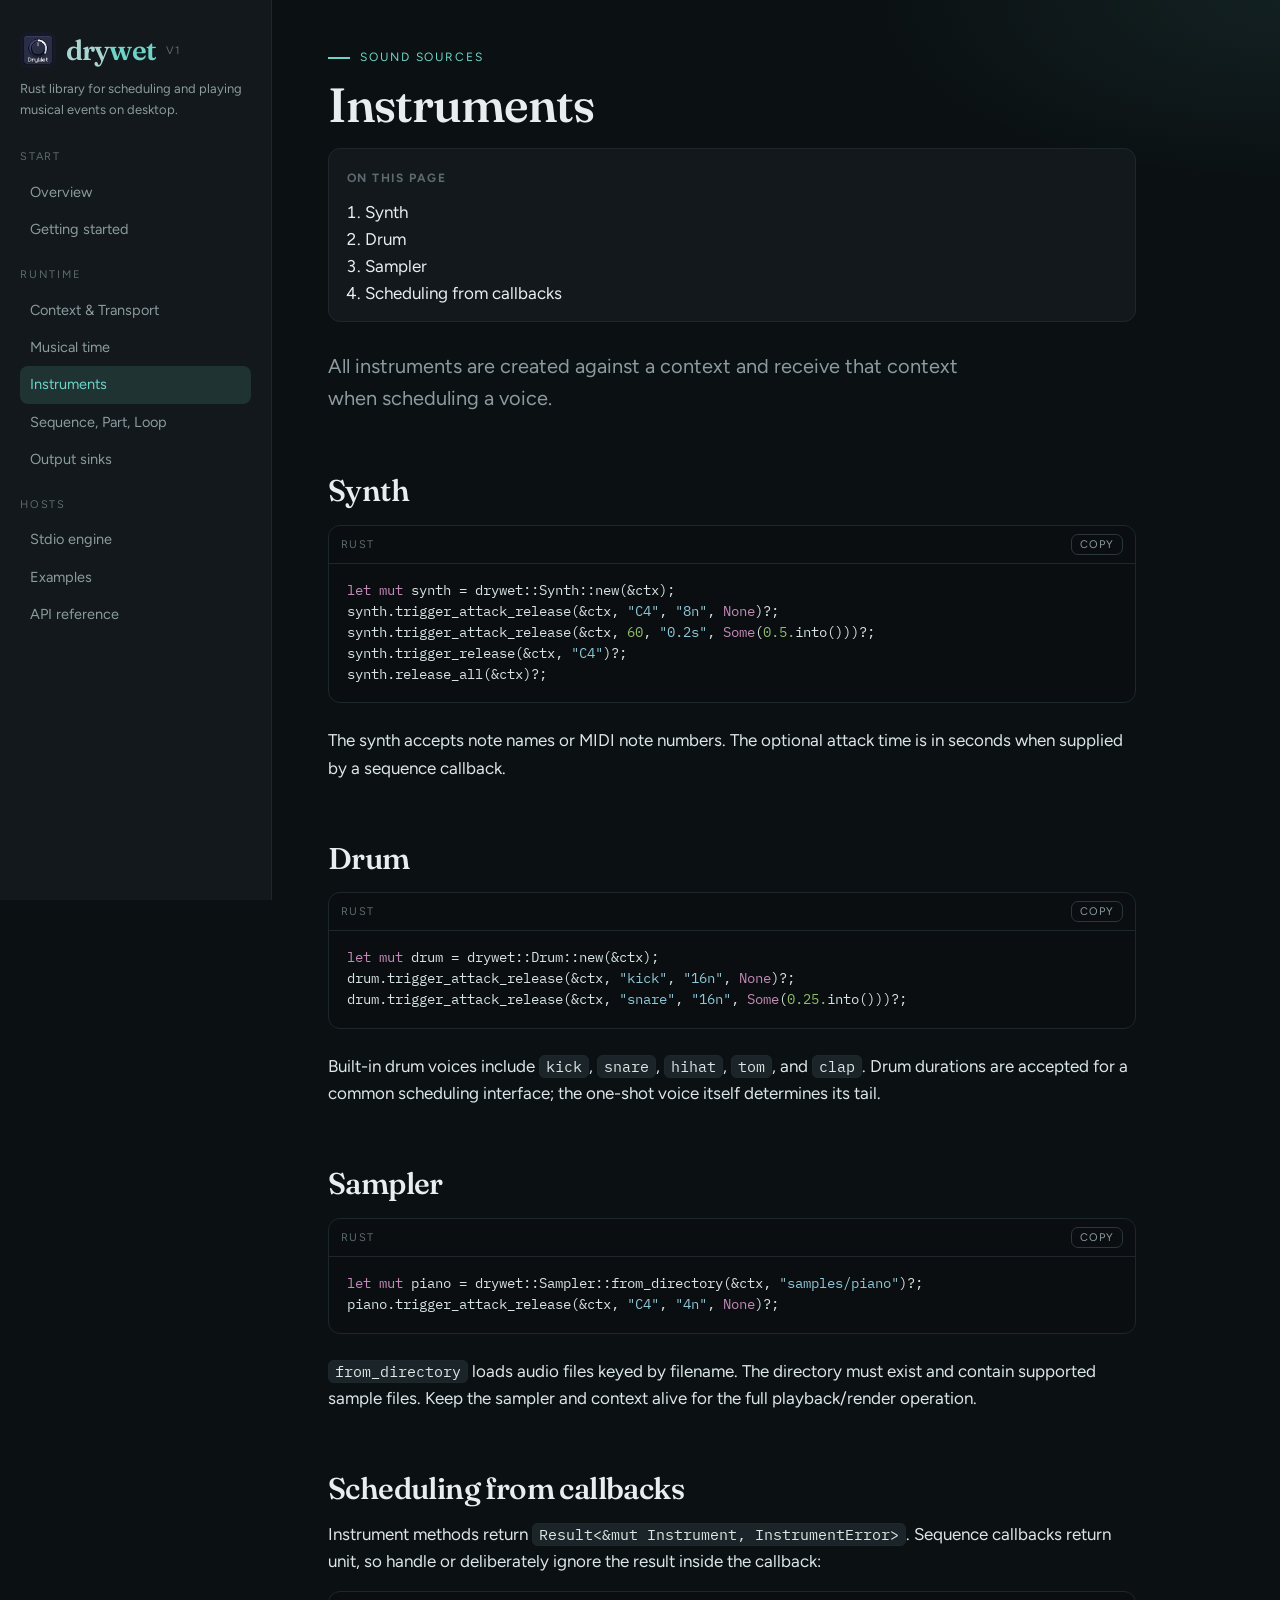
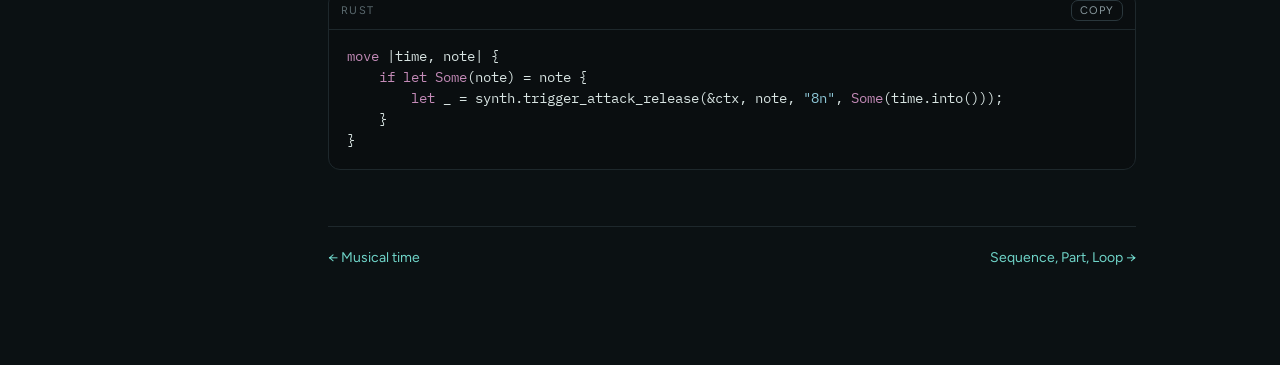
<file: docs/html/instruments.html>
<!DOCTYPE html>
<html lang="en">
<head>
  <meta charset="utf-8" />
  <meta name="viewport" content="width=device-width, initial-scale=1" />
  <title>Instruments — drywet</title>
  <link rel="stylesheet" href="styles.css" />
  <link rel="preconnect" href="https://fonts.googleapis.com" />
  <link rel="preconnect" href="https://fonts.gstatic.com" crossorigin />
  <link href="https://fonts.googleapis.com/css2?family=Figtree:wght@400;500;600;700&family=Fraunces:opsz,wght@9..144,500;9..144,600&family=IBM+Plex+Mono:ital,wght@0,400;0,500;1,400&display=swap" rel="stylesheet" />
</head>
<body>
  <a class="skip" href="#content">Skip to content</a>
  <button class="menu-btn" type="button" aria-expanded="false">Menu</button>
  <div class="shell">
    <nav class="side" aria-label="Documentation">
      <a class="brand" href="index.html">
      <img class="logo" src="drywet.jpg" alt="" width="36" height="36" />
      <span class="mark"><span class="dry">dry</span><span class="wet">wet</span></span>
      <span class="ver">v1</span></a>
      <p class="tagline">Rust library for scheduling and playing musical events on desktop.</p>
      <div class="nav-label">Start</div>
      <a class="item" href="index.html">Overview</a>
      <a class="item" href="getting-started.html">Getting started</a>
      <div class="nav-label">Runtime</div>
      <a class="item" href="context-transport.html">Context &amp; Transport</a>
      <a class="item" href="time.html">Musical time</a>
      <a class="item current" href="instruments.html">Instruments</a>
      <a class="item" href="scheduling.html">Sequence, Part, Loop</a>
      <a class="item" href="output.html">Output sinks</a>
      <div class="nav-label">Hosts</div>
      <a class="item" href="engine.html">Stdio engine</a>
      <a class="item" href="examples.html">Examples</a>
      <a class="item" href="api.html">API reference</a>
    </nav>
    <main id="content">
      <p class="kicker">Sound sources</p>
      <h1>Instruments</h1>
<nav class="toc"><strong>On this page</strong><ol><li><a href="#synth">Synth</a></li><li><a href="#drum">Drum</a></li><li><a href="#sampler">Sampler</a></li><li><a href="#scheduling-from-callbacks">Scheduling from callbacks</a></li></ol></nav>
<p class="lede">All instruments are created against a context and receive that context when scheduling a voice.</p><h2 id="synth">Synth</h2>
<div class="code"><div class="meta"><span>Rust</span><button class="copy" type="button">Copy</button></div><pre><span class="tok-kw">let</span> <span class="tok-kw">mut</span> synth = drywet::Synth::new(&amp;ctx);
synth.trigger_attack_release(&amp;ctx, <span class="tok-str">&quot;C4&quot;</span>, <span class="tok-str">&quot;8n&quot;</span>, <span class="tok-kw">None</span>)?;
synth.trigger_attack_release(&amp;ctx, <span class="tok-num">60</span>, <span class="tok-str">&quot;0.2s&quot;</span>, <span class="tok-kw">Some</span>(<span class="tok-num">0.5.</span>into()))?;
synth.trigger_release(&amp;ctx, <span class="tok-str">&quot;C4&quot;</span>)?;
synth.release_all(&amp;ctx)?;</pre></div>
<p>The synth accepts note names or MIDI note numbers. The optional attack time is in seconds when supplied by a sequence callback.</p>
<h2 id="drum">Drum</h2>
<div class="code"><div class="meta"><span>Rust</span><button class="copy" type="button">Copy</button></div><pre><span class="tok-kw">let</span> <span class="tok-kw">mut</span> drum = drywet::Drum::new(&amp;ctx);
drum.trigger_attack_release(&amp;ctx, <span class="tok-str">&quot;kick&quot;</span>, <span class="tok-str">&quot;16n&quot;</span>, <span class="tok-kw">None</span>)?;
drum.trigger_attack_release(&amp;ctx, <span class="tok-str">&quot;snare&quot;</span>, <span class="tok-str">&quot;16n&quot;</span>, <span class="tok-kw">Some</span>(<span class="tok-num">0.25.</span>into()))?;</pre></div>
<p>Built-in drum voices include <code>kick</code>, <code>snare</code>, <code>hihat</code>, <code>tom</code>, and <code>clap</code>. Drum durations are accepted for a common scheduling interface; the one-shot voice itself determines its tail.</p>
<h2 id="sampler">Sampler</h2>
<div class="code"><div class="meta"><span>Rust</span><button class="copy" type="button">Copy</button></div><pre><span class="tok-kw">let</span> <span class="tok-kw">mut</span> piano = drywet::Sampler::from_directory(&amp;ctx, <span class="tok-str">&quot;samples/piano&quot;</span>)?;
piano.trigger_attack_release(&amp;ctx, <span class="tok-str">&quot;C4&quot;</span>, <span class="tok-str">&quot;4n&quot;</span>, <span class="tok-kw">None</span>)?;</pre></div>
<p><code>from_directory</code> loads audio files keyed by filename. The directory must exist and contain supported sample files. Keep the sampler and context alive for the full playback/render operation.</p>
<h2 id="scheduling-from-callbacks">Scheduling from callbacks</h2>
<p>Instrument methods return <code>Result&lt;&amp;mut Instrument, InstrumentError&gt;</code>. Sequence callbacks return unit, so handle or deliberately ignore the result inside the callback:</p>
<div class="code"><div class="meta"><span>Rust</span><button class="copy" type="button">Copy</button></div><pre><span class="tok-kw">move</span> |time, note| {
    <span class="tok-kw">if</span> <span class="tok-kw">let</span> <span class="tok-kw">Some</span>(note) = note {
        <span class="tok-kw">let</span> _ = synth.trigger_attack_release(&amp;ctx, note, <span class="tok-str">&quot;8n&quot;</span>, <span class="tok-kw">Some</span>(time.into()));
    }
}</pre></div>
      <footer class="page">
        <a href="time.html">← Musical time</a><a href="scheduling.html">Sequence, Part, Loop →</a>
      </footer>
    </main>
  </div>
  <script src="app.js"></script>
</body>
</html>
</file>
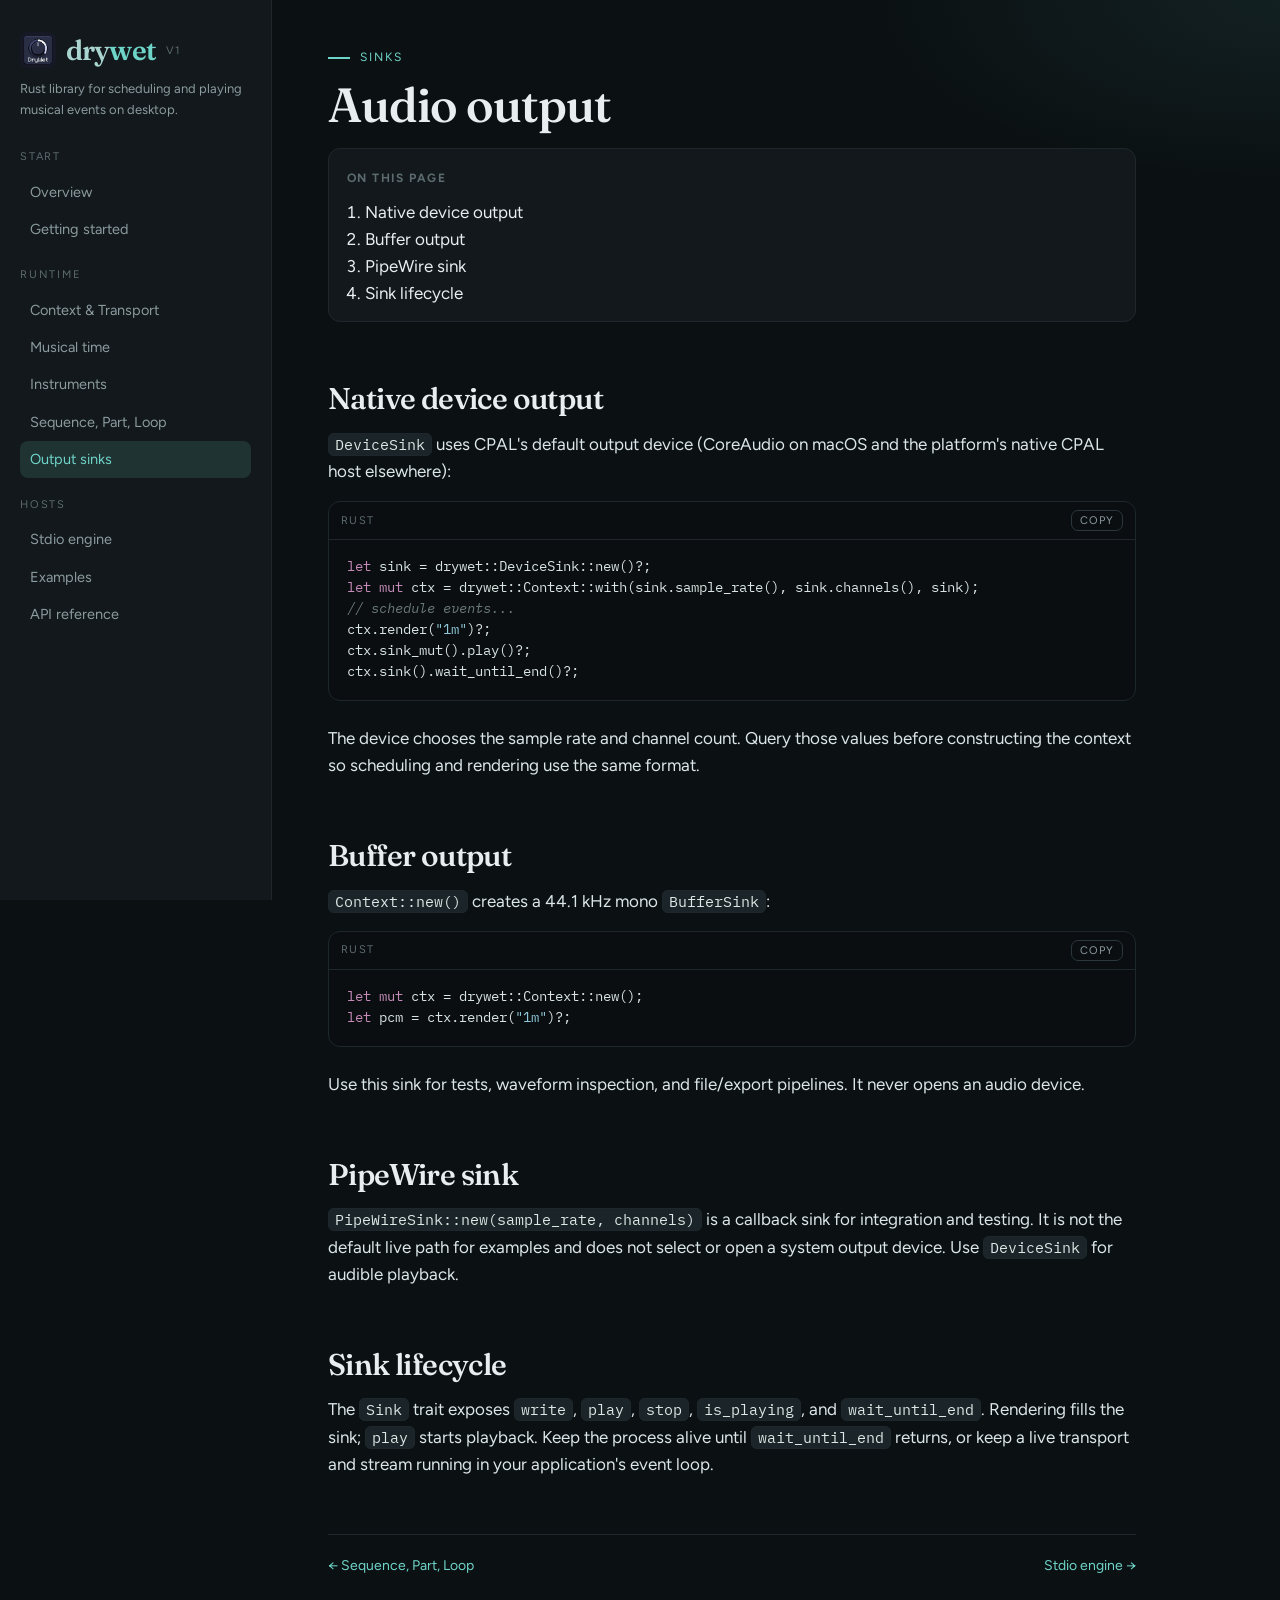
<file: docs/html/output.html>
<!DOCTYPE html>
<html lang="en">
<head>
  <meta charset="utf-8" />
  <meta name="viewport" content="width=device-width, initial-scale=1" />
  <title>Output sinks — drywet</title>
  <link rel="stylesheet" href="styles.css" />
  <link rel="preconnect" href="https://fonts.googleapis.com" />
  <link rel="preconnect" href="https://fonts.gstatic.com" crossorigin />
  <link href="https://fonts.googleapis.com/css2?family=Figtree:wght@400;500;600;700&family=Fraunces:opsz,wght@9..144,500;9..144,600&family=IBM+Plex+Mono:ital,wght@0,400;0,500;1,400&display=swap" rel="stylesheet" />
</head>
<body>
  <a class="skip" href="#content">Skip to content</a>
  <button class="menu-btn" type="button" aria-expanded="false">Menu</button>
  <div class="shell">
    <nav class="side" aria-label="Documentation">
      <a class="brand" href="index.html">
      <img class="logo" src="drywet.jpg" alt="" width="36" height="36" />
      <span class="mark"><span class="dry">dry</span><span class="wet">wet</span></span>
      <span class="ver">v1</span></a>
      <p class="tagline">Rust library for scheduling and playing musical events on desktop.</p>
      <div class="nav-label">Start</div>
      <a class="item" href="index.html">Overview</a>
      <a class="item" href="getting-started.html">Getting started</a>
      <div class="nav-label">Runtime</div>
      <a class="item" href="context-transport.html">Context &amp; Transport</a>
      <a class="item" href="time.html">Musical time</a>
      <a class="item" href="instruments.html">Instruments</a>
      <a class="item" href="scheduling.html">Sequence, Part, Loop</a>
      <a class="item current" href="output.html">Output sinks</a>
      <div class="nav-label">Hosts</div>
      <a class="item" href="engine.html">Stdio engine</a>
      <a class="item" href="examples.html">Examples</a>
      <a class="item" href="api.html">API reference</a>
    </nav>
    <main id="content">
      <p class="kicker">Sinks</p>
      <h1>Audio output</h1>
<nav class="toc"><strong>On this page</strong><ol><li><a href="#native-device-output">Native device output</a></li><li><a href="#buffer-output">Buffer output</a></li><li><a href="#pipewire-sink">PipeWire sink</a></li><li><a href="#sink-lifecycle">Sink lifecycle</a></li></ol></nav>
<h2 id="native-device-output">Native device output</h2>
<p><code>DeviceSink</code> uses CPAL&#x27;s default output device (CoreAudio on macOS and the platform&#x27;s native CPAL host elsewhere):</p>
<div class="code"><div class="meta"><span>Rust</span><button class="copy" type="button">Copy</button></div><pre><span class="tok-kw">let</span> sink = drywet::DeviceSink::new()?;
<span class="tok-kw">let</span> <span class="tok-kw">mut</span> ctx = drywet::Context::with(sink.sample_rate(), sink.channels(), sink);
<span class="tok-cm">// schedule events...</span>
ctx.render(<span class="tok-str">&quot;1m&quot;</span>)?;
ctx.sink_mut().play()?;
ctx.sink().wait_until_end()?;</pre></div>
<p>The device chooses the sample rate and channel count. Query those values before constructing the context so scheduling and rendering use the same format.</p>
<h2 id="buffer-output">Buffer output</h2>
<p><code>Context::new()</code> creates a 44.1 kHz mono <code>BufferSink</code>:</p>
<div class="code"><div class="meta"><span>Rust</span><button class="copy" type="button">Copy</button></div><pre><span class="tok-kw">let</span> <span class="tok-kw">mut</span> ctx = drywet::Context::new();
<span class="tok-kw">let</span> pcm = ctx.render(<span class="tok-str">&quot;1m&quot;</span>)?;</pre></div>
<p>Use this sink for tests, waveform inspection, and file/export pipelines. It never opens an audio device.</p>
<h2 id="pipewire-sink">PipeWire sink</h2>
<p><code>PipeWireSink::new(sample_rate, channels)</code> is a callback sink for integration and testing. It is not the default live path for examples and does not select or open a system output device. Use <code>DeviceSink</code> for audible playback.</p>
<h2 id="sink-lifecycle">Sink lifecycle</h2>
<p>The <code>Sink</code> trait exposes <code>write</code>, <code>play</code>, <code>stop</code>, <code>is_playing</code>, and <code>wait_until_end</code>. Rendering fills the sink; <code>play</code> starts playback. Keep the process alive until <code>wait_until_end</code> returns, or keep a live transport and stream running in your application&#x27;s event loop.</p>
      <footer class="page">
        <a href="scheduling.html">← Sequence, Part, Loop</a><a href="engine.html">Stdio engine →</a>
      </footer>
    </main>
  </div>
  <script src="app.js"></script>
</body>
</html>
</file>
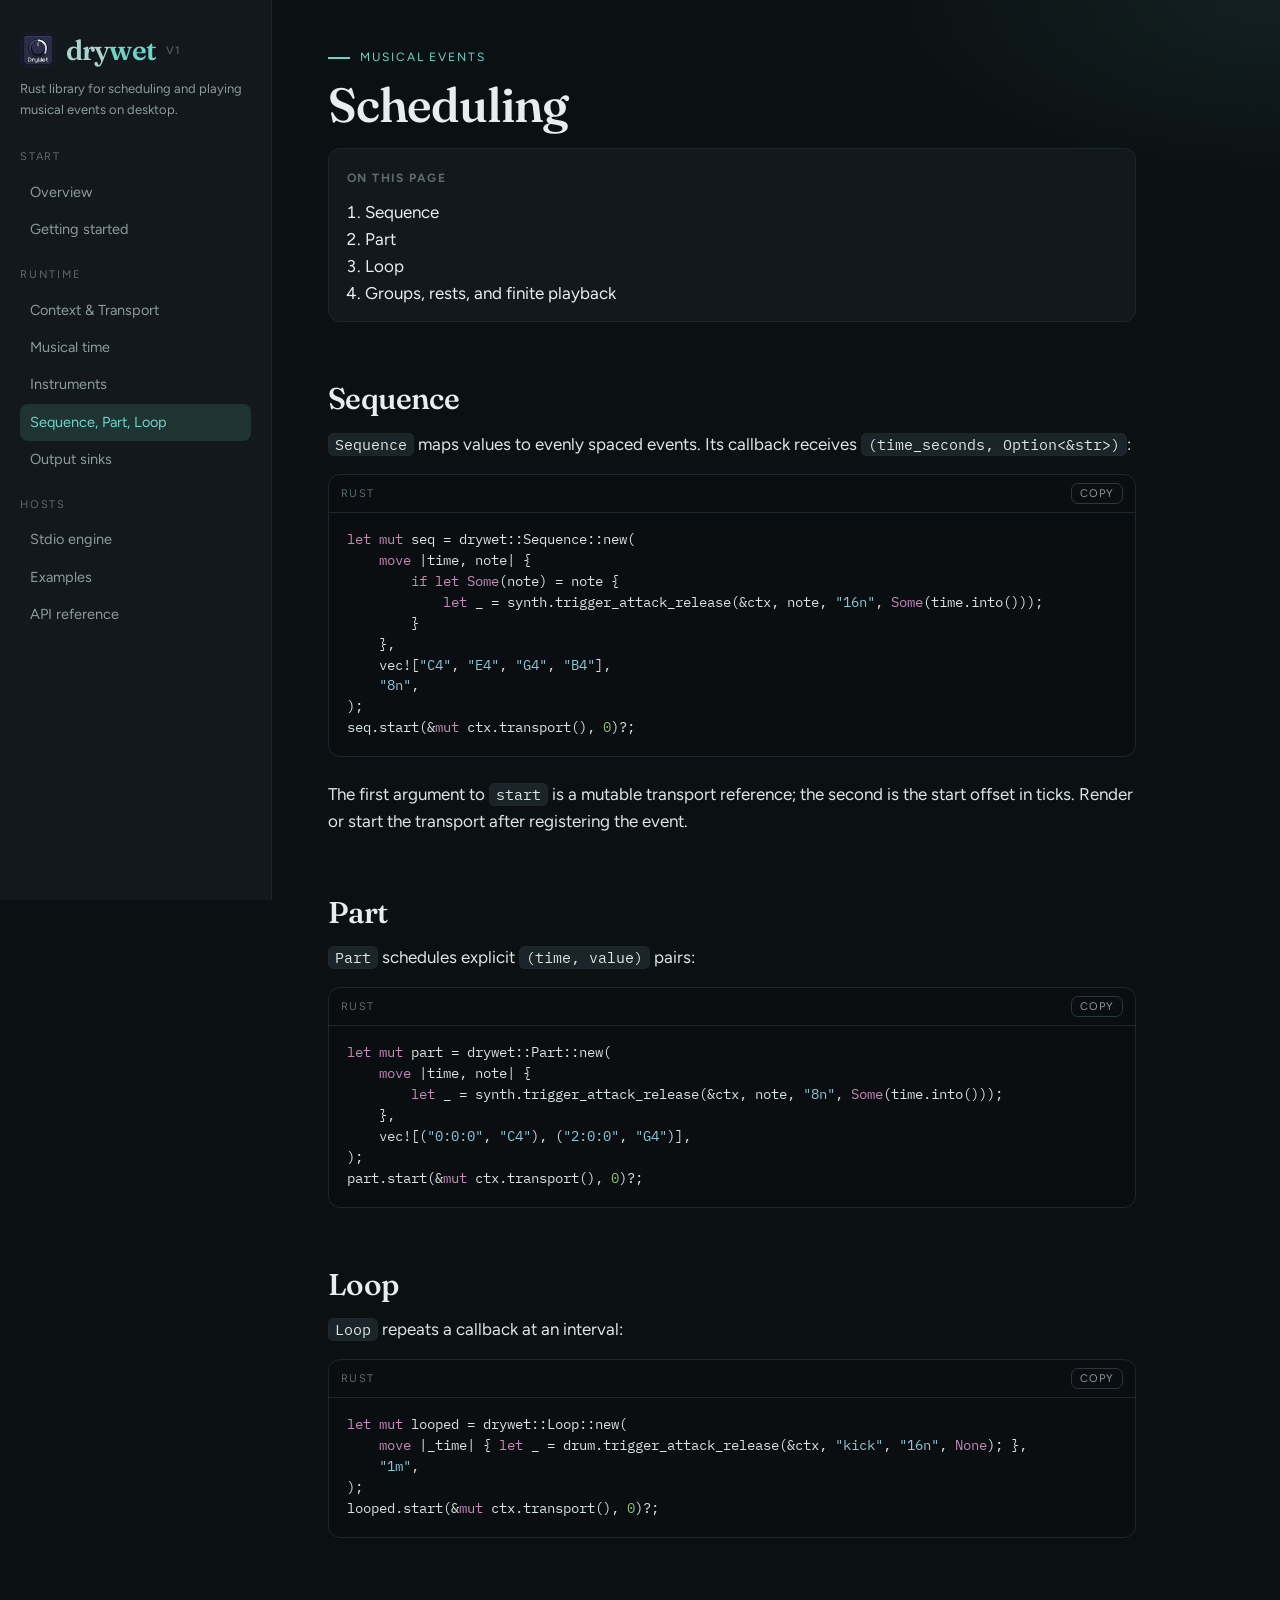
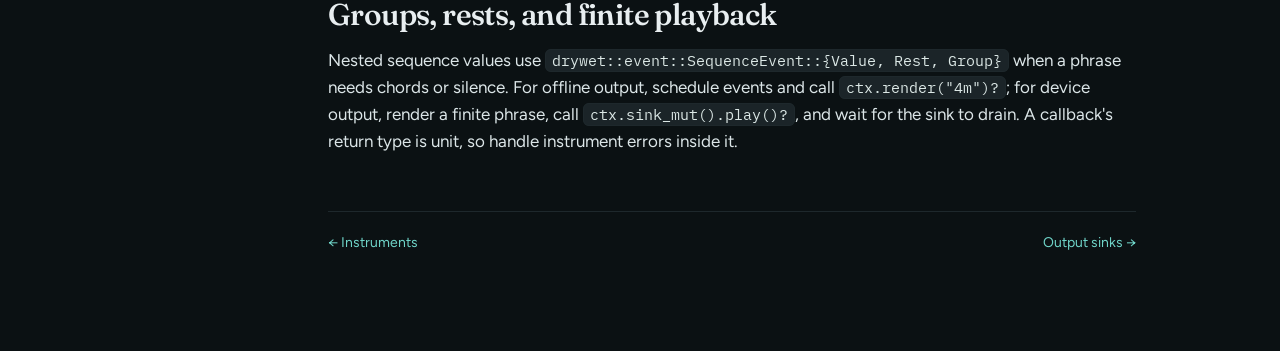
<file: docs/html/scheduling.html>
<!DOCTYPE html>
<html lang="en">
<head>
  <meta charset="utf-8" />
  <meta name="viewport" content="width=device-width, initial-scale=1" />
  <title>Sequence, Part, Loop — drywet</title>
  <link rel="stylesheet" href="styles.css" />
  <link rel="preconnect" href="https://fonts.googleapis.com" />
  <link rel="preconnect" href="https://fonts.gstatic.com" crossorigin />
  <link href="https://fonts.googleapis.com/css2?family=Figtree:wght@400;500;600;700&family=Fraunces:opsz,wght@9..144,500;9..144,600&family=IBM+Plex+Mono:ital,wght@0,400;0,500;1,400&display=swap" rel="stylesheet" />
</head>
<body>
  <a class="skip" href="#content">Skip to content</a>
  <button class="menu-btn" type="button" aria-expanded="false">Menu</button>
  <div class="shell">
    <nav class="side" aria-label="Documentation">
      <a class="brand" href="index.html">
      <img class="logo" src="drywet.jpg" alt="" width="36" height="36" />
      <span class="mark"><span class="dry">dry</span><span class="wet">wet</span></span>
      <span class="ver">v1</span></a>
      <p class="tagline">Rust library for scheduling and playing musical events on desktop.</p>
      <div class="nav-label">Start</div>
      <a class="item" href="index.html">Overview</a>
      <a class="item" href="getting-started.html">Getting started</a>
      <div class="nav-label">Runtime</div>
      <a class="item" href="context-transport.html">Context &amp; Transport</a>
      <a class="item" href="time.html">Musical time</a>
      <a class="item" href="instruments.html">Instruments</a>
      <a class="item current" href="scheduling.html">Sequence, Part, Loop</a>
      <a class="item" href="output.html">Output sinks</a>
      <div class="nav-label">Hosts</div>
      <a class="item" href="engine.html">Stdio engine</a>
      <a class="item" href="examples.html">Examples</a>
      <a class="item" href="api.html">API reference</a>
    </nav>
    <main id="content">
      <p class="kicker">Musical events</p>
      <h1>Scheduling</h1>
<nav class="toc"><strong>On this page</strong><ol><li><a href="#sequence">Sequence</a></li><li><a href="#part">Part</a></li><li><a href="#loop">Loop</a></li><li><a href="#groups-rests-and-finite-playback">Groups, rests, and finite playback</a></li></ol></nav>
<h2 id="sequence">Sequence</h2>
<p><code>Sequence</code> maps values to evenly spaced events. Its callback receives <code>(time_seconds, Option&lt;&amp;str&gt;)</code>:</p>
<div class="code"><div class="meta"><span>Rust</span><button class="copy" type="button">Copy</button></div><pre><span class="tok-kw">let</span> <span class="tok-kw">mut</span> seq = drywet::Sequence::new(
    <span class="tok-kw">move</span> |time, note| {
        <span class="tok-kw">if</span> <span class="tok-kw">let</span> <span class="tok-kw">Some</span>(note) = note {
            <span class="tok-kw">let</span> _ = synth.trigger_attack_release(&amp;ctx, note, <span class="tok-str">&quot;16n&quot;</span>, <span class="tok-kw">Some</span>(time.into()));
        }
    },
    vec![<span class="tok-str">&quot;C4&quot;</span>, <span class="tok-str">&quot;E4&quot;</span>, <span class="tok-str">&quot;G4&quot;</span>, <span class="tok-str">&quot;B4&quot;</span>],
    <span class="tok-str">&quot;8n&quot;</span>,
);
seq.start(&amp;<span class="tok-kw">mut</span> ctx.transport(), <span class="tok-num">0</span>)?;</pre></div>
<p>The first argument to <code>start</code> is a mutable transport reference; the second is the start offset in ticks. Render or start the transport after registering the event.</p>
<h2 id="part">Part</h2>
<p><code>Part</code> schedules explicit <code>(time, value)</code> pairs:</p>
<div class="code"><div class="meta"><span>Rust</span><button class="copy" type="button">Copy</button></div><pre><span class="tok-kw">let</span> <span class="tok-kw">mut</span> part = drywet::Part::new(
    <span class="tok-kw">move</span> |time, note| {
        <span class="tok-kw">let</span> _ = synth.trigger_attack_release(&amp;ctx, note, <span class="tok-str">&quot;8n&quot;</span>, <span class="tok-kw">Some</span>(time.into()));
    },
    vec![(<span class="tok-str">&quot;0:0:0&quot;</span>, <span class="tok-str">&quot;C4&quot;</span>), (<span class="tok-str">&quot;2:0:0&quot;</span>, <span class="tok-str">&quot;G4&quot;</span>)],
);
part.start(&amp;<span class="tok-kw">mut</span> ctx.transport(), <span class="tok-num">0</span>)?;</pre></div>
<h2 id="loop">Loop</h2>
<p><code>Loop</code> repeats a callback at an interval:</p>
<div class="code"><div class="meta"><span>Rust</span><button class="copy" type="button">Copy</button></div><pre><span class="tok-kw">let</span> <span class="tok-kw">mut</span> looped = drywet::Loop::new(
    <span class="tok-kw">move</span> |_time| { <span class="tok-kw">let</span> _ = drum.trigger_attack_release(&amp;ctx, <span class="tok-str">&quot;kick&quot;</span>, <span class="tok-str">&quot;16n&quot;</span>, <span class="tok-kw">None</span>); },
    <span class="tok-str">&quot;1m&quot;</span>,
);
looped.start(&amp;<span class="tok-kw">mut</span> ctx.transport(), <span class="tok-num">0</span>)?;</pre></div>
<h2 id="groups-rests-and-finite-playback">Groups, rests, and finite playback</h2>
<p>Nested sequence values use <code>drywet::event::SequenceEvent::{Value, Rest, Group}</code> when a phrase needs chords or silence. For offline output, schedule events and call <code>ctx.render(&quot;4m&quot;)?</code>; for device output, render a finite phrase, call <code>ctx.sink_mut().play()?</code>, and wait for the sink to drain. A callback&#x27;s return type is unit, so handle instrument errors inside it.</p>
      <footer class="page">
        <a href="instruments.html">← Instruments</a><a href="output.html">Output sinks →</a>
      </footer>
    </main>
  </div>
  <script src="app.js"></script>
</body>
</html>
</file>
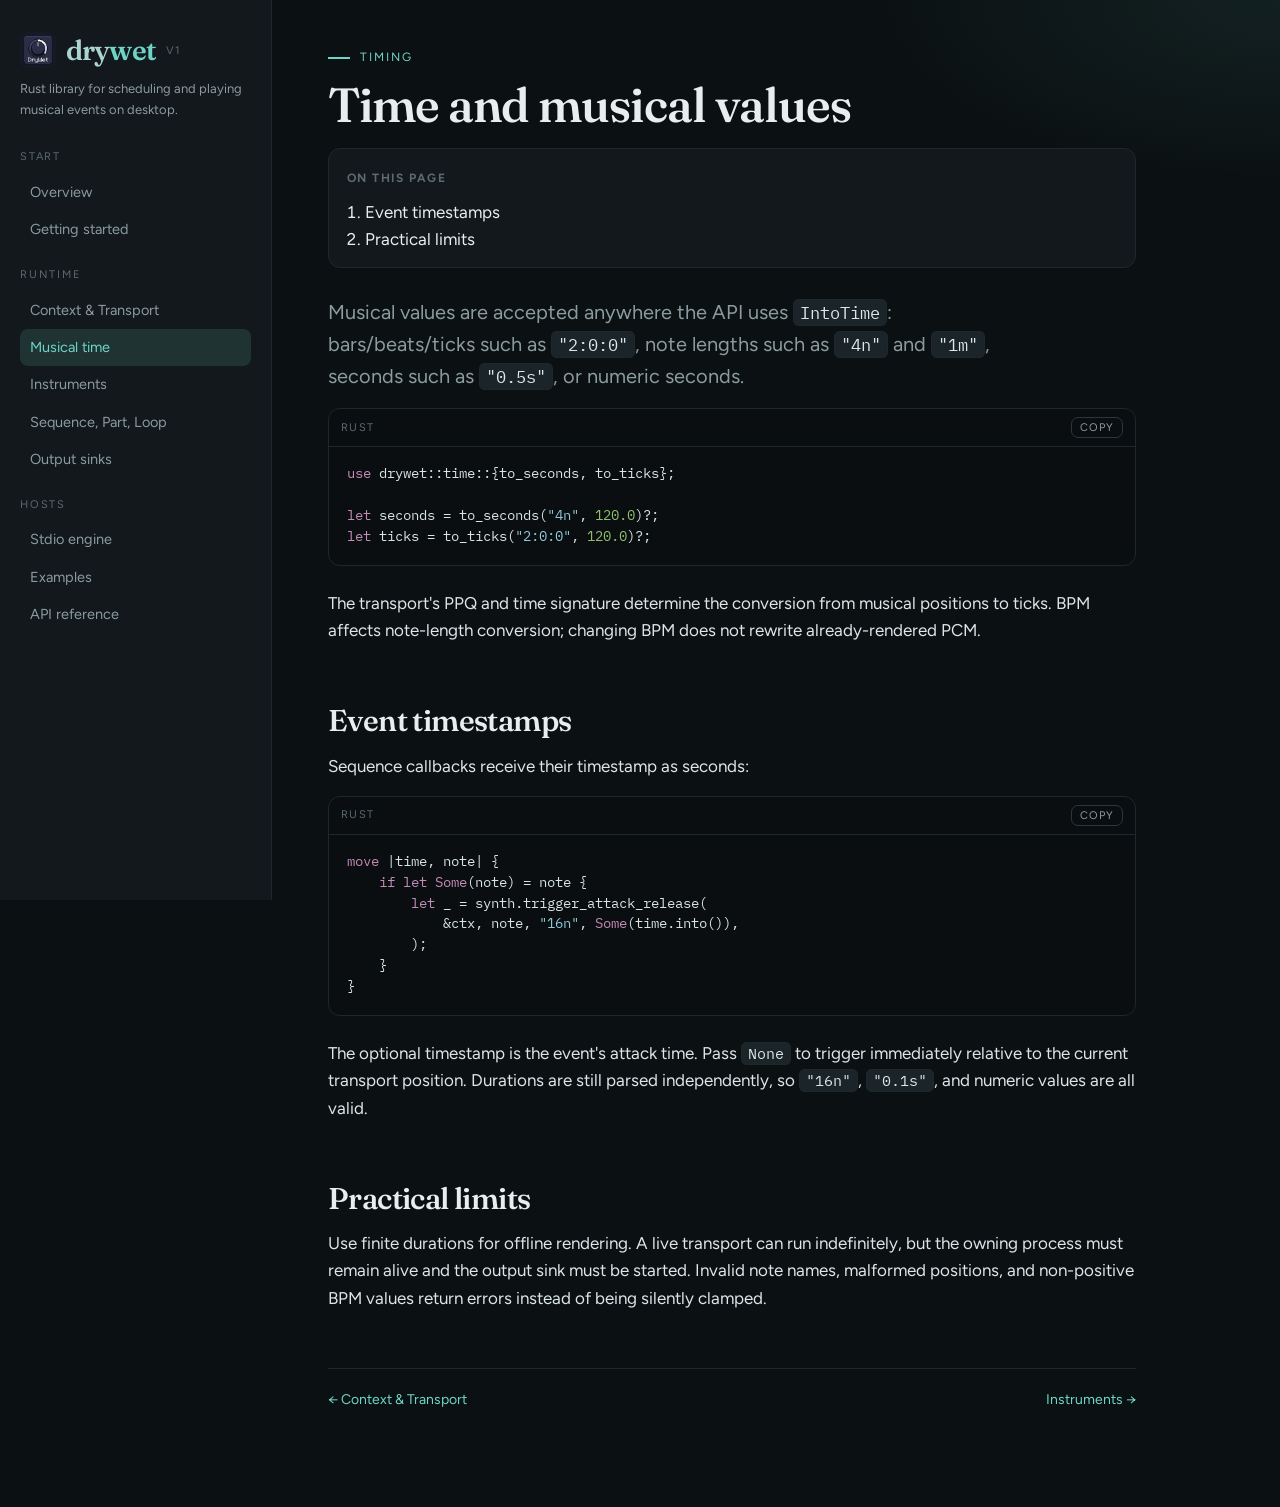
<file: docs/html/time.html>
<!DOCTYPE html>
<html lang="en">
<head>
  <meta charset="utf-8" />
  <meta name="viewport" content="width=device-width, initial-scale=1" />
  <title>Musical time — drywet</title>
  <link rel="stylesheet" href="styles.css" />
  <link rel="preconnect" href="https://fonts.googleapis.com" />
  <link rel="preconnect" href="https://fonts.gstatic.com" crossorigin />
  <link href="https://fonts.googleapis.com/css2?family=Figtree:wght@400;500;600;700&family=Fraunces:opsz,wght@9..144,500;9..144,600&family=IBM+Plex+Mono:ital,wght@0,400;0,500;1,400&display=swap" rel="stylesheet" />
</head>
<body>
  <a class="skip" href="#content">Skip to content</a>
  <button class="menu-btn" type="button" aria-expanded="false">Menu</button>
  <div class="shell">
    <nav class="side" aria-label="Documentation">
      <a class="brand" href="index.html">
      <img class="logo" src="drywet.jpg" alt="" width="36" height="36" />
      <span class="mark"><span class="dry">dry</span><span class="wet">wet</span></span>
      <span class="ver">v1</span></a>
      <p class="tagline">Rust library for scheduling and playing musical events on desktop.</p>
      <div class="nav-label">Start</div>
      <a class="item" href="index.html">Overview</a>
      <a class="item" href="getting-started.html">Getting started</a>
      <div class="nav-label">Runtime</div>
      <a class="item" href="context-transport.html">Context &amp; Transport</a>
      <a class="item current" href="time.html">Musical time</a>
      <a class="item" href="instruments.html">Instruments</a>
      <a class="item" href="scheduling.html">Sequence, Part, Loop</a>
      <a class="item" href="output.html">Output sinks</a>
      <div class="nav-label">Hosts</div>
      <a class="item" href="engine.html">Stdio engine</a>
      <a class="item" href="examples.html">Examples</a>
      <a class="item" href="api.html">API reference</a>
    </nav>
    <main id="content">
      <p class="kicker">Timing</p>
      <h1>Time and musical values</h1>
<nav class="toc"><strong>On this page</strong><ol><li><a href="#event-timestamps">Event timestamps</a></li><li><a href="#practical-limits">Practical limits</a></li></ol></nav>
<p class="lede">Musical values are accepted anywhere the API uses <code>IntoTime</code>: bars/beats/ticks such as <code>&quot;2:0:0&quot;</code>, note lengths such as <code>&quot;4n&quot;</code> and <code>&quot;1m&quot;</code>, seconds such as <code>&quot;0.5s&quot;</code>, or numeric seconds.</p><div class="code"><div class="meta"><span>Rust</span><button class="copy" type="button">Copy</button></div><pre><span class="tok-kw">use</span> drywet::time::{to_seconds, to_ticks};

<span class="tok-kw">let</span> seconds = to_seconds(<span class="tok-str">&quot;4n&quot;</span>, <span class="tok-num">120.0</span>)?;
<span class="tok-kw">let</span> ticks = to_ticks(<span class="tok-str">&quot;2:0:0&quot;</span>, <span class="tok-num">120.0</span>)?;</pre></div>
<p>The transport&#x27;s PPQ and time signature determine the conversion from musical positions to ticks. BPM affects note-length conversion; changing BPM does not rewrite already-rendered PCM.</p>
<h2 id="event-timestamps">Event timestamps</h2>
<p>Sequence callbacks receive their timestamp as seconds:</p>
<div class="code"><div class="meta"><span>Rust</span><button class="copy" type="button">Copy</button></div><pre><span class="tok-kw">move</span> |time, note| {
    <span class="tok-kw">if</span> <span class="tok-kw">let</span> <span class="tok-kw">Some</span>(note) = note {
        <span class="tok-kw">let</span> _ = synth.trigger_attack_release(
            &amp;ctx, note, <span class="tok-str">&quot;16n&quot;</span>, <span class="tok-kw">Some</span>(time.into()),
        );
    }
}</pre></div>
<p>The optional timestamp is the event&#x27;s attack time. Pass <code>None</code> to trigger immediately relative to the current transport position. Durations are still parsed independently, so <code>&quot;16n&quot;</code>, <code>&quot;0.1s&quot;</code>, and numeric values are all valid.</p>
<h2 id="practical-limits">Practical limits</h2>
<p>Use finite durations for offline rendering. A live transport can run indefinitely, but the owning process must remain alive and the output sink must be started. Invalid note names, malformed positions, and non-positive BPM values return errors instead of being silently clamped.</p>
      <footer class="page">
        <a href="context-transport.html">← Context &amp; Transport</a><a href="instruments.html">Instruments →</a>
      </footer>
    </main>
  </div>
  <script src="app.js"></script>
</body>
</html>
</file>
<file: docs/html/styles.css>
:root {
  --bg: #0b1113;
  --bg-raised: #12181b;
  --bg-sunken: #070a0b;
  --panel: #151c1f;
  --panel-2: #1b2428;
  --line: #2a373c;
  --line-soft: #1e282c;
  --ink: #e8eef0;
  --muted: #8b9ba0;
  --faint: #5c6b70;
  --dry: #a9d4cf;
  --dry-dim: rgba(169, 212, 207, 0.14);
  --wet: #6fd4c8;
  --wet-dim: rgba(111, 212, 200, 0.14);
  --warn: #6aa8c8;
  --danger: #c86b7a;
  --ok: #7cbf8a;
  --code-bg: #0a0e10;
  --shadow: 0 18px 40px rgba(0, 0, 0, 0.4);
  --radius: 14px;
  --nav-w: 272px;
  --font-display: "Fraunces", "Iowan Old Style", Georgia, serif;
  --font-body: "Figtree", "Source Sans 3", system-ui, sans-serif;
  --font-mono: "IBM Plex Mono", "ui-monospace", Menlo, monospace;
}

* { box-sizing: border-box; }
html { scroll-behavior: smooth; }
body {
  margin: 0;
  background:
    radial-gradient(900px 400px at 100% 0%, rgba(111, 212, 200, 0.08), transparent 45%),
    var(--bg);
  color: var(--ink);
  font-family: var(--font-body);
  font-size: 17px;
  line-height: 1.6;
  min-height: 100vh;
}

a { color: var(--wet); text-decoration: none; }
a:hover { text-decoration: underline; text-underline-offset: 3px; }
:focus-visible {
  outline: 2px solid var(--wet);
  outline-offset: 2px;
}

.skip {
  position: absolute;
  left: -999px;
  top: 8px;
}
.skip:focus {
  left: 8px;
  background: var(--wet);
  color: #0b1113;
  padding: 8px 12px;
  border-radius: 8px;
  z-index: 20;
}

.shell {
  display: grid;
  grid-template-columns: var(--nav-w) minmax(0, 1fr);
  min-height: 100vh;
}

nav.side {
  position: sticky;
  top: 0;
  height: 100vh;
  overflow: auto;
  padding: 28px 20px 40px;
  border-right: 1px solid var(--line-soft);
  background: var(--bg-raised);
}

.brand {
  display: flex;
  align-items: center;
  gap: 10px;
  margin-bottom: 6px;
  text-decoration: none;
  color: var(--ink);
}
.brand:hover { text-decoration: none; }
.brand .logo {
  width: 36px;
  height: 36px;
  border-radius: 8px;
  display: block;
  flex-shrink: 0;
}
.brand .mark {
  font-family: var(--font-display);
  font-weight: 600;
  font-size: 28px;
  letter-spacing: -0.03em;
}
.brand .mark span.dry { color: var(--dry); }
.brand .mark span.wet { color: var(--wet); }
.brand .ver {
  font-size: 11px;
  letter-spacing: 0.12em;
  text-transform: uppercase;
  color: var(--faint);
}

.tagline {
  color: var(--muted);
  font-size: 13px;
  margin: 0 0 28px;
}

.nav-label {
  font-size: 11px;
  letter-spacing: 0.16em;
  text-transform: uppercase;
  color: var(--faint);
  margin: 18px 0 8px;
}

nav.side a.item {
  display: block;
  padding: 7px 10px;
  border-radius: 8px;
  color: var(--muted);
  text-decoration: none;
  font-size: 14.5px;
}
nav.side a.item:hover {
  background: var(--panel);
  color: var(--ink);
  text-decoration: none;
}
nav.side a.item.current {
  background: var(--wet-dim);
  color: var(--wet);
}

.menu-btn {
  display: none;
  position: fixed;
  top: 14px;
  right: 14px;
  z-index: 30;
  background: var(--panel);
  color: var(--ink);
  border: 1px solid var(--line);
  border-radius: 10px;
  padding: 8px 12px;
  font: inherit;
}

main {
  max-width: 920px;
  padding: 48px 56px 96px;
}

.kicker {
  display: flex;
  align-items: center;
  gap: 10px;
  font-size: 12px;
  letter-spacing: 0.16em;
  text-transform: uppercase;
  color: var(--wet);
  margin: 0 0 10px;
}
.kicker::before {
  content: "";
  width: 22px;
  height: 2px;
  background: var(--wet);
}

h1, h2, h3, h4 {
  font-family: var(--font-display);
  font-weight: 560;
  letter-spacing: -0.02em;
  line-height: 1.15;
}
h1 { font-size: 48px; margin: 0 0 16px; }
h2 {
  font-size: 30px;
  margin: 52px 0 14px;
  padding-top: 8px;
}
h3 { font-size: 22px; margin: 32px 0 10px; }
h4 { font-size: 18px; margin: 24px 0 8px; font-family: var(--font-body); font-weight: 650; }

p { margin: 0 0 16px; color: #dce6e8; }
.lede { font-size: 20px; color: var(--muted); max-width: 42rem; }

.overview-hero {
  display: flex;
  align-items: flex-start;
  gap: 20px;
  margin: 0 0 8px;
}
.overview-hero > div {
  min-width: 0;
  flex: 1;
}
.overview-hero .lede { margin-bottom: 0; }
.overview-art {
  width: 96px;
  height: 96px;
  border-radius: 16px;
  display: block;
  flex-shrink: 0;
}

.grid-2 {
  display: grid;
  grid-template-columns: 1fr 1fr;
  gap: 16px;
  margin: 24px 0 32px;
}
.card {
  background: var(--panel);
  border: 1px solid var(--line-soft);
  border-radius: var(--radius);
  padding: 18px 18px 16px;
  box-shadow: var(--shadow);
}
.card h3 { margin-top: 0; font-size: 20px; }
.card p { margin-bottom: 0; color: var(--muted); font-size: 15px; }
.card a { font-weight: 600; }

.hero-example {
  margin: 28px 0 8px;
}

pre, code, kbd {
  font-family: var(--font-mono);
}
code, kbd {
  font-size: 0.86em;
  background: var(--panel-2);
  border: 1px solid var(--line-soft);
  border-radius: 6px;
  padding: 1px 6px;
  color: #dce8e6;
}
kbd { color: var(--wet); }

.code {
  position: relative;
  background: var(--code-bg);
  border: 1px solid var(--line-soft);
  border-radius: 12px;
  margin: 16px 0 24px;
  overflow: hidden;
}
.code .meta {
  display: flex;
  justify-content: space-between;
  align-items: center;
  padding: 8px 12px;
  border-bottom: 1px solid var(--line-soft);
  color: var(--faint);
  font-size: 11px;
  letter-spacing: 0.12em;
  text-transform: uppercase;
}
.code pre {
  margin: 0;
  padding: 16px 18px 18px;
  overflow: auto;
  font-size: 13.5px;
  line-height: 1.55;
  color: #d8e4e2;
}
.copy {
  background: transparent;
  border: 1px solid var(--line);
  color: var(--muted);
  border-radius: 7px;
  padding: 3px 8px;
  font: 11px var(--font-body);
  letter-spacing: 0.08em;
  text-transform: uppercase;
  cursor: pointer;
}
.copy:hover { color: var(--ink); border-color: var(--muted); }

.tok-kw { color: #c48bb8; }
.tok-fn { color: var(--wet); }
.tok-str { color: #8ec8d8; }
.tok-num { color: #8fbf6a; }
.tok-cm { color: #6a7878; font-style: italic; }
.tok-cls { color: #8eb6f0; }

table {
  width: 100%;
  border-collapse: collapse;
  margin: 12px 0 28px;
  font-size: 15px;
}
th, td {
  text-align: left;
  vertical-align: top;
  padding: 10px 12px;
  border-bottom: 1px solid var(--line-soft);
}
th {
  color: var(--faint);
  font-size: 12px;
  letter-spacing: 0.1em;
  text-transform: uppercase;
  font-weight: 650;
}
td code { white-space: nowrap; }

.callout {
  border-radius: 12px;
  padding: 14px 16px;
  margin: 16px 0 24px;
  border: 1px solid var(--line);
  background: var(--panel);
}
.callout.note { border-left: 4px solid var(--wet); }
.callout.warn { border-left: 4px solid var(--warn); }
.callout.danger { border-left: 4px solid var(--danger); }
.callout strong { display: block; margin-bottom: 4px; }
.callout p:last-child { margin-bottom: 0; }

.steps {
  counter-reset: step;
  list-style: none;
  padding: 0;
  margin: 8px 0 28px;
}
.steps li {
  position: relative;
  padding: 0 0 22px 48px;
}
.steps li::before {
  counter-increment: step;
  content: counter(step);
  position: absolute;
  left: 0;
  top: 0;
  width: 30px;
  height: 30px;
  border-radius: 50%;
  background: var(--wet-dim);
  color: var(--wet);
  display: grid;
  place-items: center;
  font-weight: 700;
  font-size: 13px;
}
.steps li::after {
  content: "";
  position: absolute;
  left: 14px;
  top: 34px;
  bottom: 4px;
  width: 2px;
  background: var(--line-soft);
}
.steps li:last-child::after { display: none; }

.arch {
  display: grid;
  gap: 8px;
  margin: 20px 0 28px;
}
.arch .row {
  display: grid;
  grid-template-columns: 1fr auto 1fr;
  align-items: center;
  gap: 10px;
}
.arch .box {
  background: var(--panel);
  border: 1px solid var(--line);
  border-radius: 12px;
  padding: 14px 16px;
  text-align: center;
}
.arch .box strong { display: block; }
.arch .box span { color: var(--muted); font-size: 13px; }
.arch .arrow { color: var(--faint); font-size: 20px; }

.toc {
  background: var(--bg-raised);
  border: 1px solid var(--line-soft);
  border-radius: 12px;
  padding: 14px 18px;
  margin: 8px 0 28px;
}
.toc strong { font-size: 12px; letter-spacing: 0.12em; text-transform: uppercase; color: var(--faint); }
.toc ol { margin: 8px 0 0; padding-left: 18px; }
.toc a { color: var(--ink); }

footer.page {
  margin-top: 56px;
  padding-top: 20px;
  border-top: 1px solid var(--line-soft);
  color: var(--faint);
  font-size: 14px;
  display: flex;
  justify-content: space-between;
  gap: 16px;
  flex-wrap: wrap;
}

.pills { display: flex; flex-wrap: wrap; gap: 8px; margin: 8px 0 24px; }
.pill {
  border: 1px solid var(--line);
  background: var(--bg-raised);
  border-radius: 999px;
  padding: 4px 10px;
  font-size: 13px;
  color: var(--muted);
}

@media (max-width: 920px) {
  .shell { grid-template-columns: 1fr; }
  nav.side {
    position: fixed;
    inset: 0 auto 0 0;
    width: min(86vw, 320px);
    transform: translateX(-110%);
    transition: transform 0.2s ease;
    z-index: 25;
    box-shadow: var(--shadow);
  }
  nav.side.open { transform: none; }
  .menu-btn { display: block; }
  main { padding: 72px 20px 64px; }
  h1 { font-size: 36px; }
  .overview-hero {
    flex-direction: column;
    gap: 12px;
  }
  .overview-art { width: 72px; height: 72px; border-radius: 12px; }
  .grid-2 { grid-template-columns: 1fr; }
  .arch .row { grid-template-columns: 1fr; }
  .arch .arrow { transform: rotate(90deg); justify-self: center; }
}
</file>
